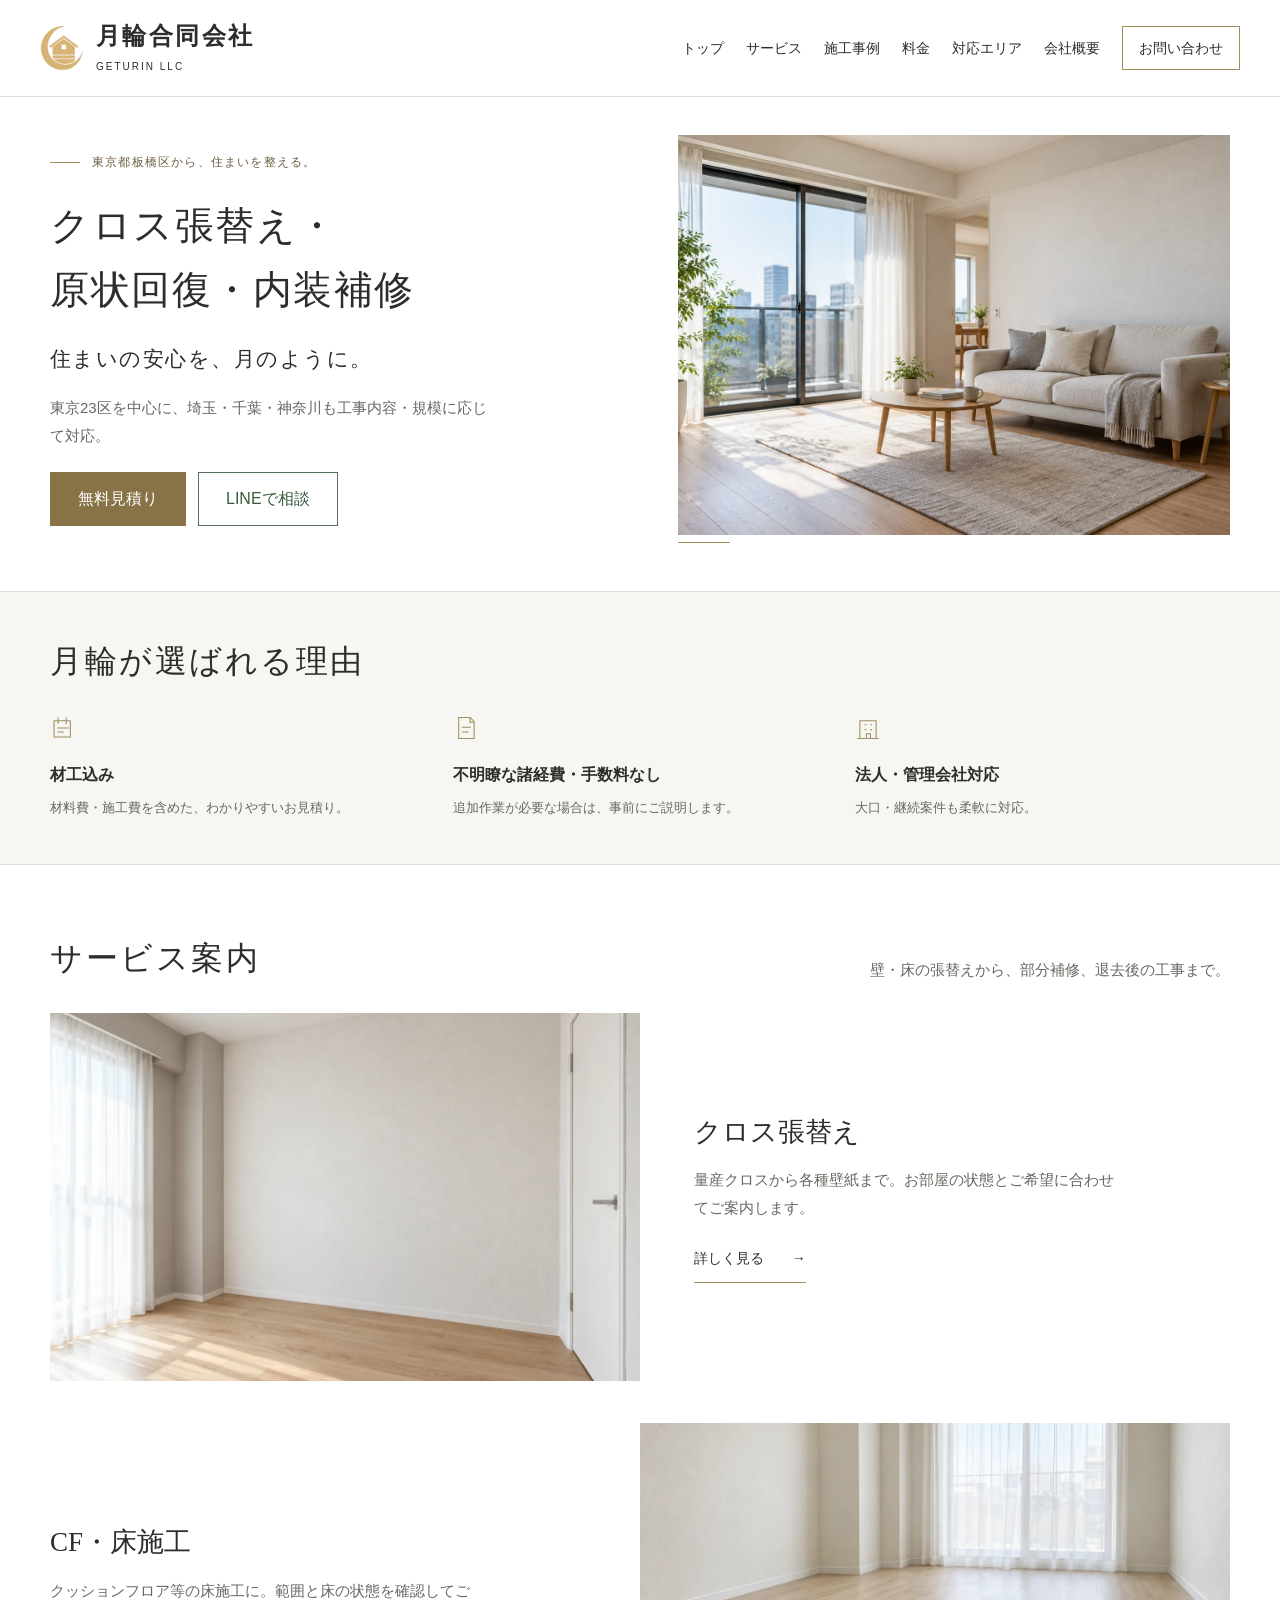
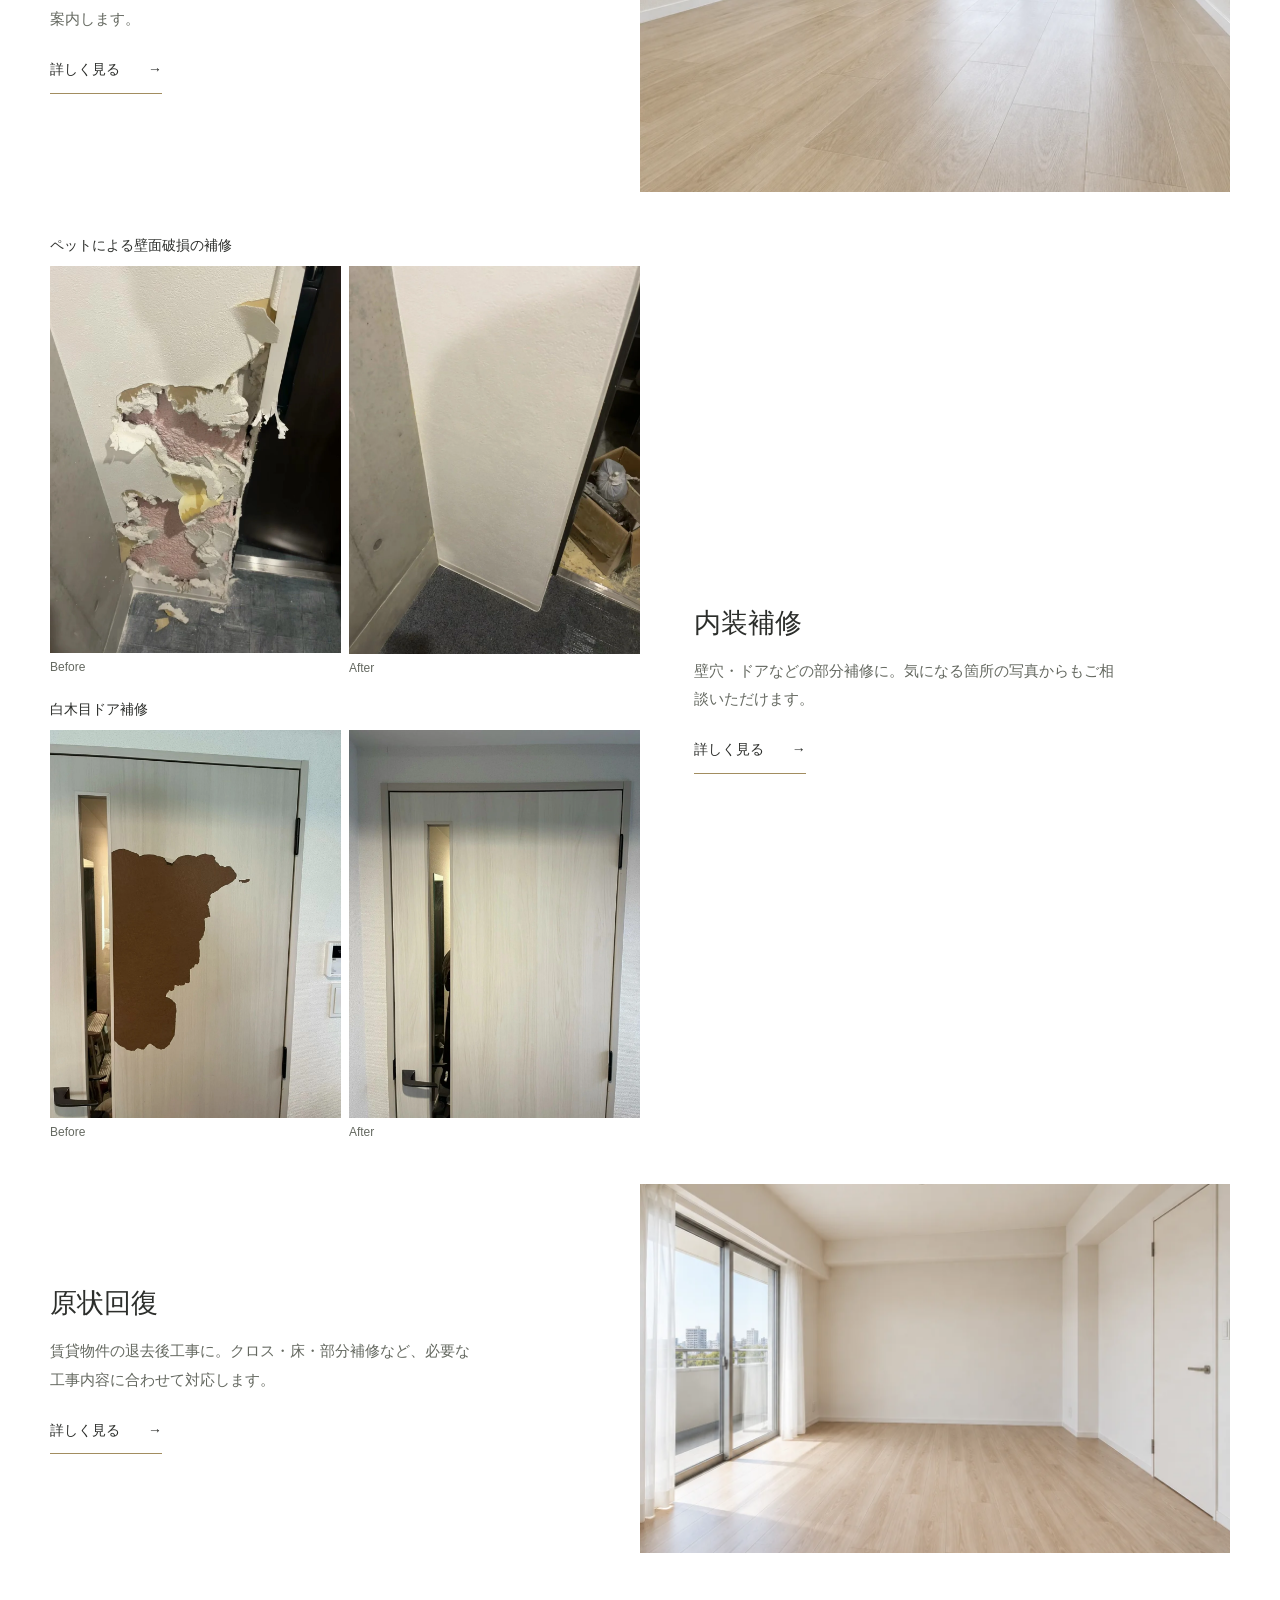
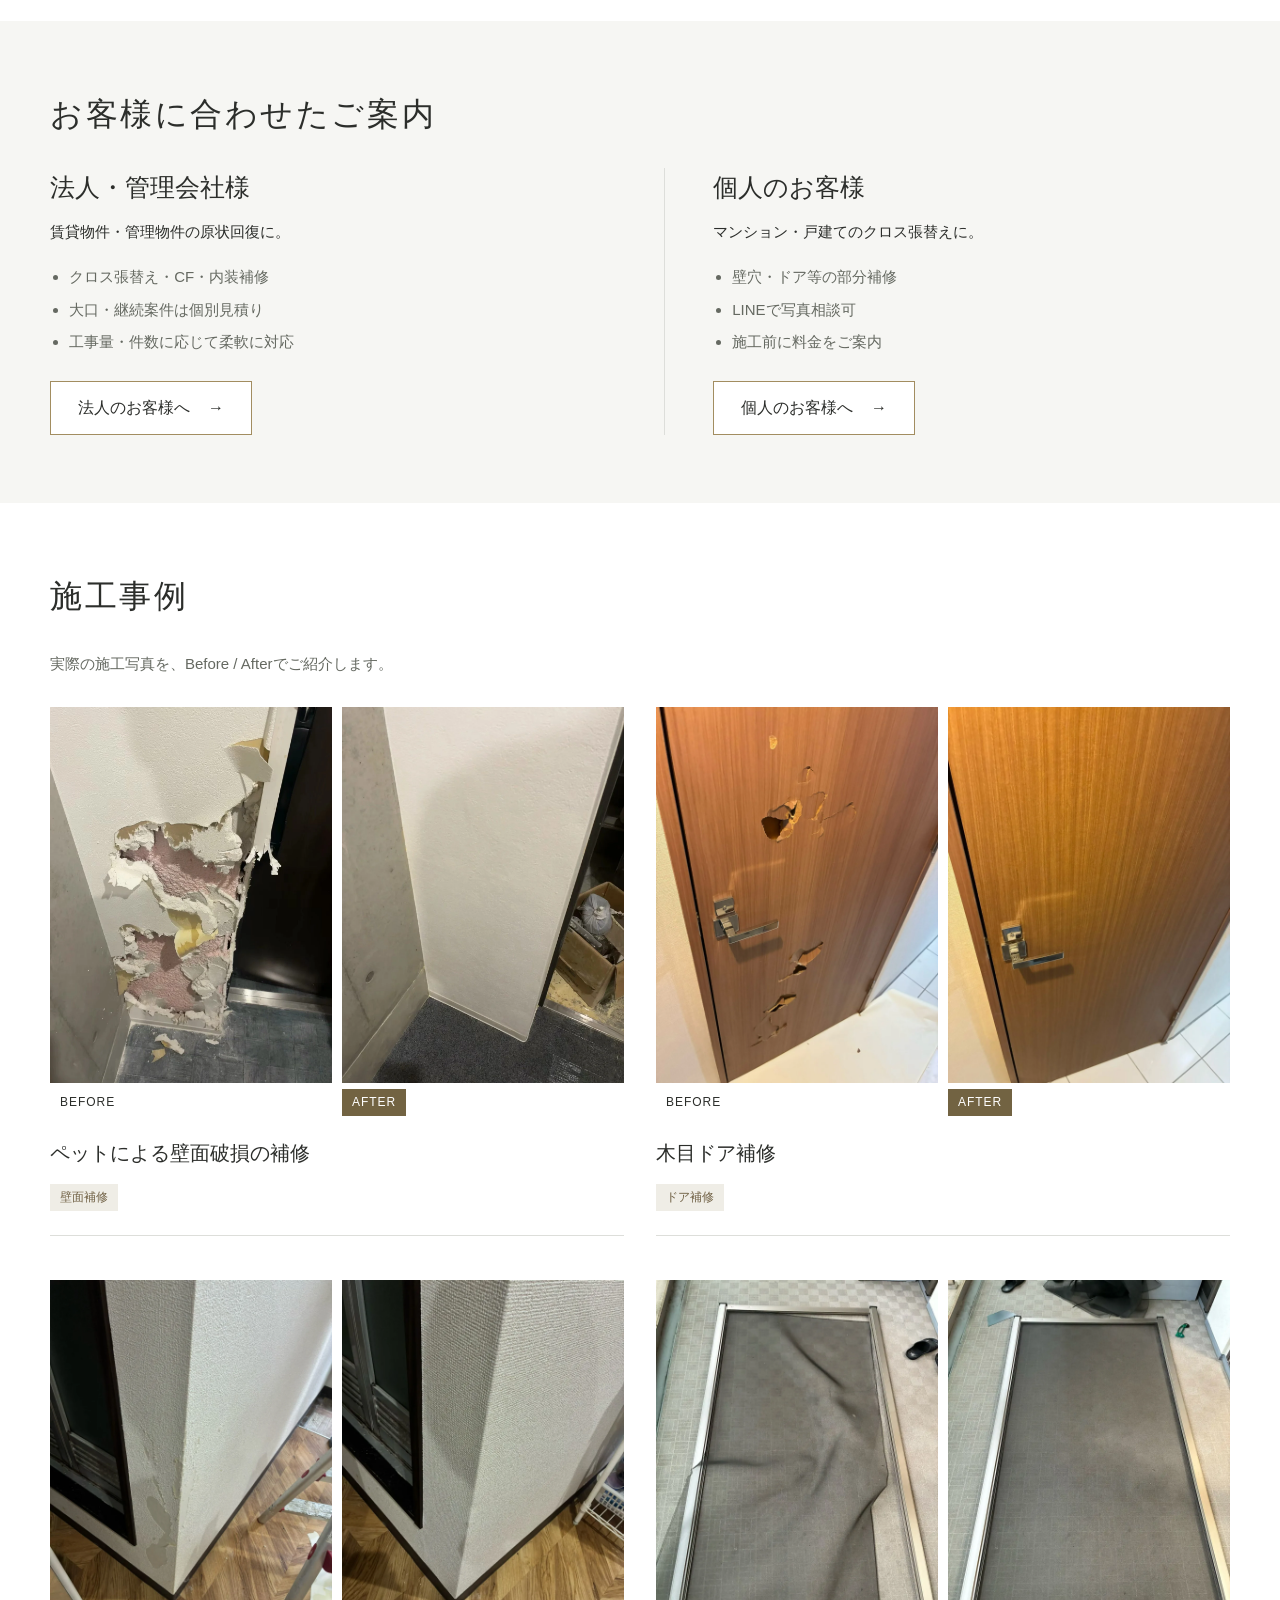
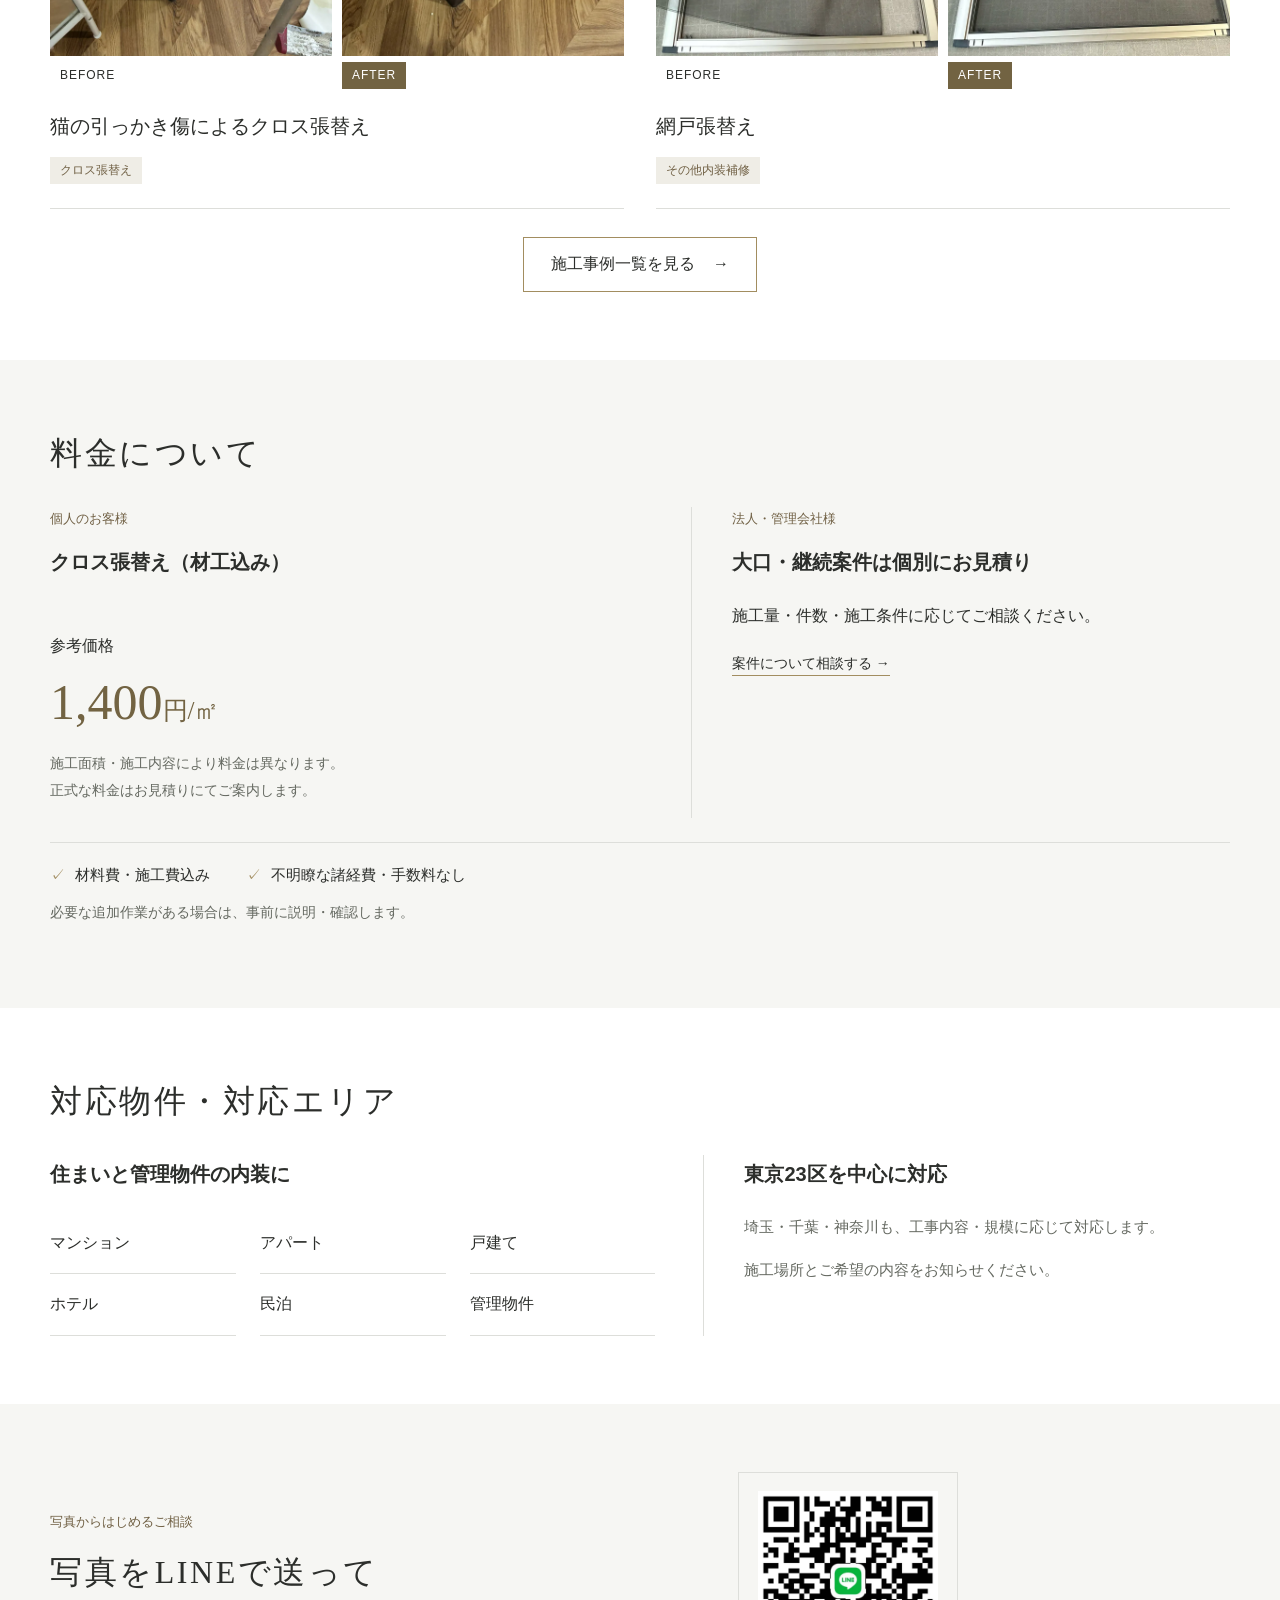
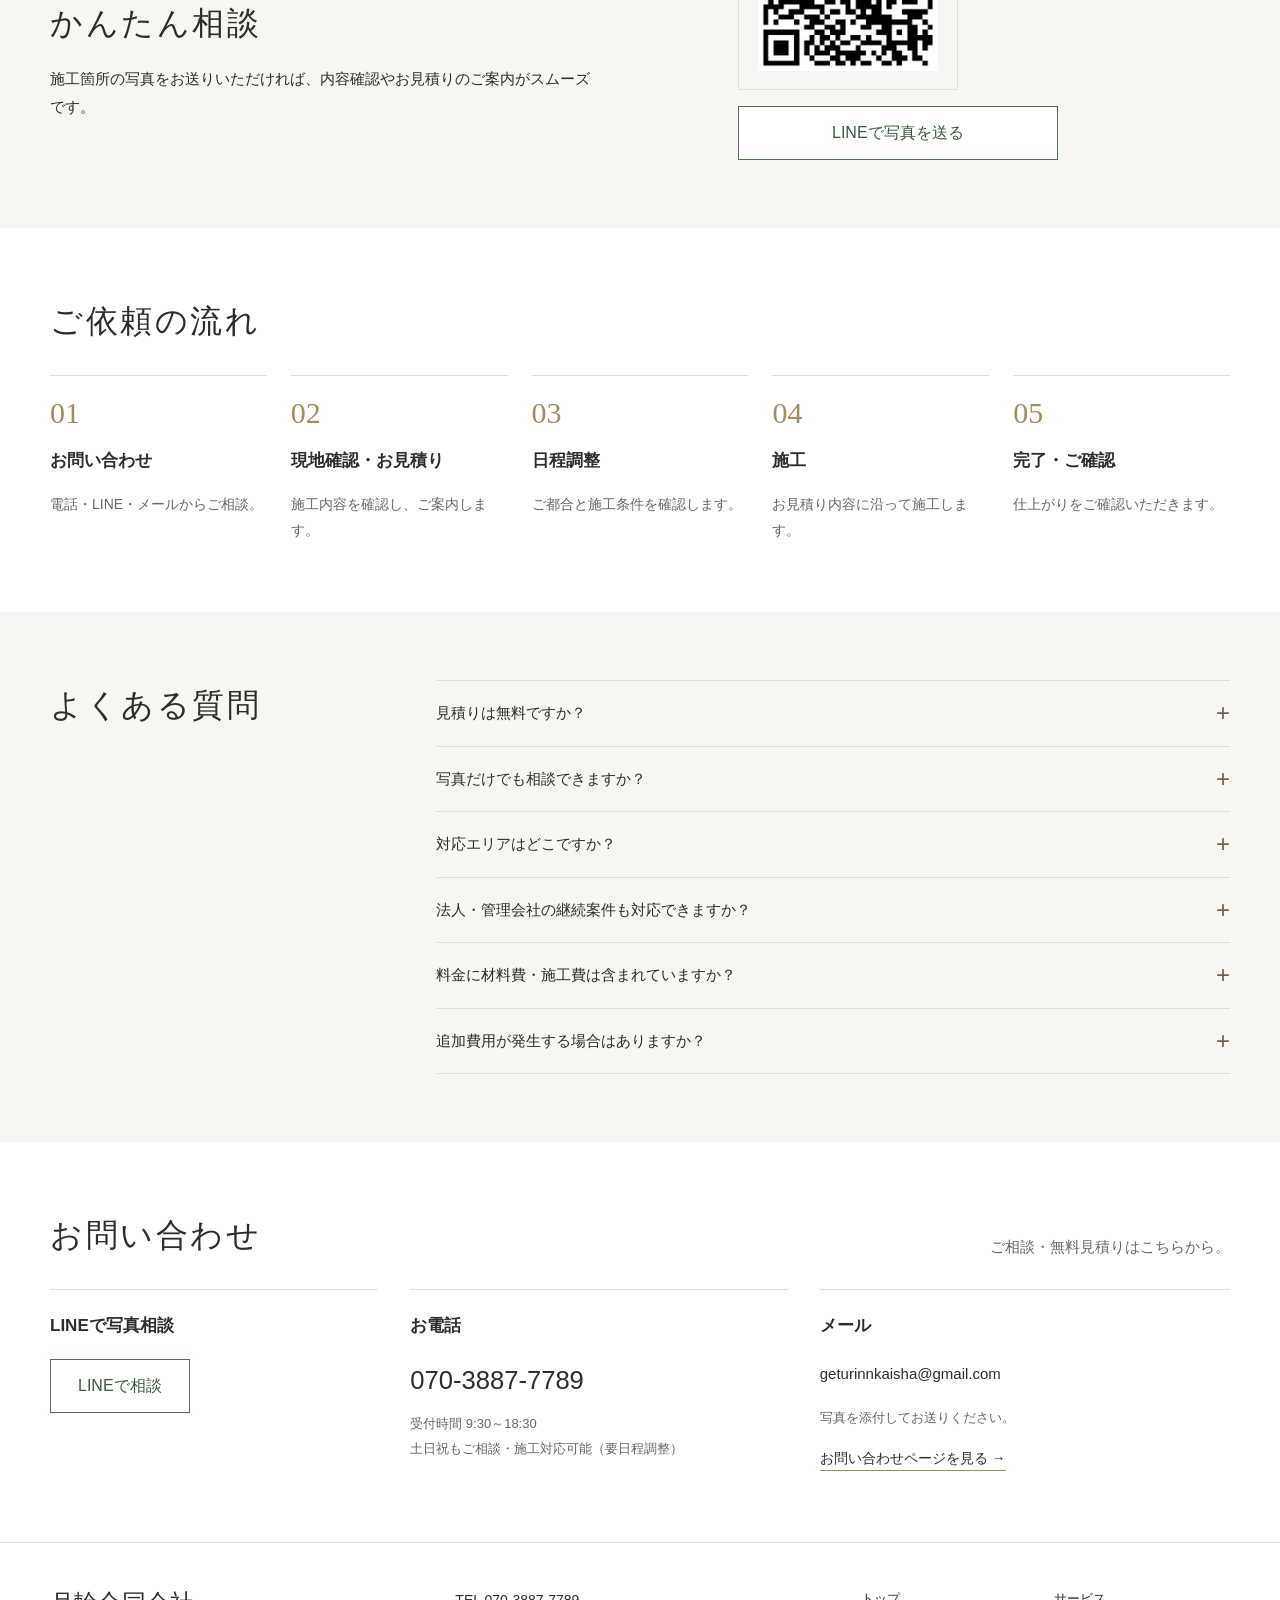
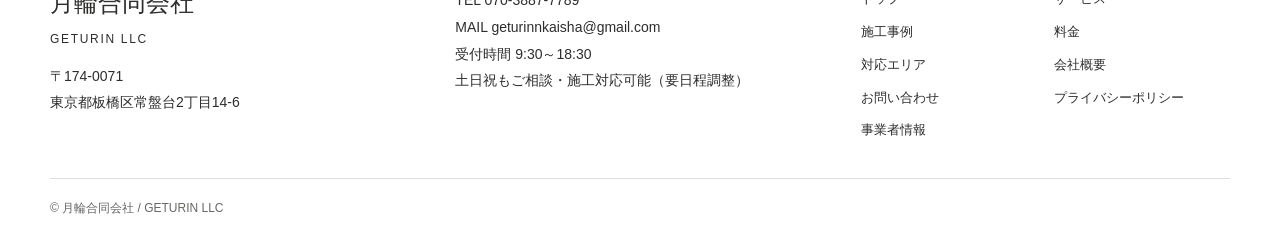
<file: index.html>
<!doctype html><html lang="ja"><head><meta charset="utf-8"><meta http-equiv="Cache-Control" content="no-cache, no-store, must-revalidate"><meta http-equiv="Pragma" content="no-cache"><meta http-equiv="Expires" content="0"><meta name="viewport" content="width=device-width, initial-scale=1, viewport-fit=cover"><title>月輪合同会社｜クロス張替え・原状回復・内装補修｜東京都板橋区</title><meta name="description" content="東京都板橋区の月輪合同会社。クロス張替え、CF・床施工、内装補修、原状回復に対応。東京23区を中心に、埼玉・千葉・神奈川も工事内容に応じて対応します。"><link rel="canonical" href="https://geturinnkaisha-maker.github.io/tsukinowa-website/"><meta property="og:type" content="website"><meta property="og:locale" content="ja_JP"><meta property="og:site_name" content="月輪合同会社"><meta property="og:title" content="月輪合同会社｜クロス張替え・原状回復・内装補修｜東京都板橋区"><meta property="og:description" content="東京都板橋区の月輪合同会社。クロス張替え、CF・床施工、内装補修、原状回復に対応。東京23区を中心に、埼玉・千葉・神奈川も工事内容に応じて対応します。"><meta property="og:url" content="https://geturinnkaisha-maker.github.io/tsukinowa-website/"><meta property="og:image" content="https://geturinnkaisha-maker.github.io/tsukinowa-website/assets/images/og-preview.jpg"><meta property="og:image:width" content="1200"><meta property="og:image:height" content="630"><meta property="og:image:alt" content="月輪合同会社 内装工事・原状回復のご案内"><meta name="twitter:card" content="summary_large_image"><link rel="icon" href="assets/images/favicon.svg" type="image/svg+xml"><link rel="stylesheet" href="assets/css/style.css?v=20261009-2"><script defer src="assets/js/data.js?v=20261009-2"></script><script defer src="assets/js/works-data.js?v=20261009-2"></script><script defer src="assets/js/works.js?v=20261009-2"></script><script defer src="assets/js/services-data.js?v=20261009-2"></script><script defer src="assets/js/services.js?v=20261009-2"></script><script defer src="assets/js/main.js?v=20261009-2"></script></head><body class="home"><a class="skip" href="#main">本文へ移動</a><header class="header"><a class="brand" href="index.html"><span class="logo-slot" aria-hidden="true"></span><span><strong>月輪合同会社</strong><small>GETURIN LLC</small><span class="brand-tag">住まいの安心を、月のように。</span></span></a><button class="menu-toggle" aria-controls="navigation" aria-expanded="false" aria-label="メニューを開く"><span></span><span></span><span></span></button><nav id="navigation" aria-label="メインメニュー"><a href="index.html">トップ</a><a href="index.html#services">サービス</a><a href="works.html">施工事例</a><a href="index.html#pricing">料金</a><a href="index.html#area">対応エリア</a><a href="company.html">会社概要</a><a href="contact.html" class="nav-contact">お問い合わせ</a></nav></header><main id="main">
<section class="hero wrap">
  <div class="hero-copy">
    <p class="eyebrow">東京都板橋区から、住まいを整える。</p>
    <h1>クロス張替え・<br>原状回復・内装補修</h1>
    <p class="hero-tag">住まいの安心を、月のように。</p>
    <p class="hero-description">東京23区を中心に、埼玉・千葉・神奈川も工事内容・規模に応じて対応。</p>
    <div class="hero-cta"><div class="buttons"><a class="button primary" href="contact.html">無料見積り</a><a class="button line" data-line href="https://line.me/ti/p/m7O5HD_iVK">LINEで相談</a></div>
    </div>
  </div>
  <figure class="hero-image"><img src="assets/images/illustrations/hero/interior-v3.webp" alt="自然光の入る、白い壁と明るい木目の室内イメージ。" width="1440" height="960" fetchpriority="high"></figure>
</section>
<section class="section reasons wash" id="reasons"><div class="wrap"><div class="section-header"><div><h2>月輪が選ばれる理由</h2></div></div><div class="advantages-grid"><div class="advantage"><svg viewBox="0 0 32 32" aria-hidden="true"><path d="M5 7h20v20H5z M10 3v8 M20 3v8 M9 16h14 M9 21h8"/></svg><h3>材工込み</h3><p>材料費・施工費を含めた、わかりやすいお見積り。</p></div><div class="advantage"><svg viewBox="0 0 32 32" aria-hidden="true"><path d="M7 3h14l5 5v21H7z M21 3v6h5 M11 15h11 M11 21h8"/></svg><h3>不明瞭な諸経費・手数料なし</h3><p>追加作業が必要な場合は、事前にご説明します。</p></div><div class="advantage"><svg viewBox="0 0 32 32" aria-hidden="true"><path d="M6 29V7h20v22 M3 29h26 M12 12h2 M19 12h2 M12 18h2 M19 18h2 M14 29v-6h5v6"/></svg><h3>法人・管理会社対応</h3><p>大口・継続案件も柔軟に対応。</p></div></div></div></section>
<section class="section wrap" id="services">
  <div class="section-header"><div><h2>サービス案内</h2></div><p class="section-intro">壁・床の張替えから、部分補修、退去後の工事まで。</p></div>
  <div class="service-list" data-services></div>
  <noscript><p>サービスのご案内は電話・メールでも承ります。</p></noscript>
</section>
<section class="section wash" id="customers"><div class="wrap">
  <div class="section-header"><div><h2>お客様に合わせたご案内</h2></div></div>
  <div class="customer-grid">
    <article class="customer"><h3>法人・管理会社様</h3><p>賃貸物件・管理物件の原状回復に。</p><ul><li>クロス張替え・CF・内装補修</li><li>大口・継続案件は個別見積り</li><li>工事量・件数に応じて柔軟に対応</li></ul><a class="button" href="#corporate-pricing">法人のお客様へ<span aria-hidden="true"> →</span></a></article>
    <article class="customer"><h3>個人のお客様</h3><p>マンション・戸建てのクロス張替えに。</p><ul><li>壁穴・ドア等の部分補修</li><li>LINEで写真相談可</li><li>施工前に料金をご案内</li></ul><a class="button" href="#personal-pricing">個人のお客様へ<span aria-hidden="true"> →</span></a></article>
  </div>
</div></section>
<section class="section wrap" id="works">
  <div class="section-header"><div><h2>施工事例</h2></div></div>
  <p class="section-intro">実際の施工写真を、Before / Afterでご紹介します。</p>
  <div class="works-grid" data-works data-work-limit="4" data-work-preview></div>
  <noscript><p>施工事例を見るには JavaScript を有効にしてください。</p></noscript>
  <div class="section-action"><a class="button" href="works.html">施工事例一覧を見る<span aria-hidden="true"> →</span></a></div>
</section>
<section class="section wash" id="pricing"><div class="wrap">
  <div class="section-header"><div><h2>料金について</h2></div></div>
  <div class="pricing-grid">
    <div id="personal-pricing"><p class="audience-label">個人のお客様</p><h3>クロス張替え（材工込み）</h3><p class="price"><small>参考価格</small><br><b data-price>1,400</b><span>円/㎡</span></p><p class="price-note">施工面積・施工内容により料金は異なります。<br>正式な料金はお見積りにてご案内します。</p></div>
    <div class="corporate" id="corporate-pricing"><p class="audience-label">法人・管理会社様</p><h3>大口・継続案件は個別にお見積り</h3><p>施工量・件数・施工条件に応じてご相談ください。</p><a class="text-link" href="contact.html?service=原状回復">案件について相談する →</a></div>
  </div>
  <p class="pricing-assurance"><strong>材料費・施工費込み</strong><strong>不明瞭な諸経費・手数料なし</strong></p>
  <p class="price-note">必要な追加作業がある場合は、事前に説明・確認します。</p>
</div></section>
<section class="section wrap" id="area">
  <div class="section-header"><div><h2>対応物件・対応エリア</h2></div></div>
  <div class="coverage-layout"><div><h3>住まいと管理物件の内装に</h3><ul class="properties"><li>マンション</li><li>アパート</li><li>戸建て</li><li>ホテル</li><li>民泊</li><li>管理物件</li></ul></div><div class="coverage-area"><h3>東京23区を中心に対応</h3><p>埼玉・千葉・神奈川も、工事内容・規模に応じて対応します。</p><p class="price-note">施工場所とご希望の内容をお知らせください。</p></div></div>
</section>
<section class="section line-section wash" id="line-consultation"><div class="wrap line-layout">
  <div><p class="audience-label">写真からはじめるご相談</p><h2>写真をLINEで送って<br>かんたん相談</h2><p>施工箇所の写真をお送りいただければ、内容確認やお見積りのご案内がスムーズです。</p></div>
  <div class="line-action"><div class="line-qr" data-line-qr><p data-line-qr-placeholder>QRコードを表示できません。<a href="https://line.me/ti/p/m7O5HD_iVK">LINEで相談</a></p><img data-line-qr-image hidden width="180" height="180" alt="LINE相談窓口のQRコード"></div><a class="button line" data-line data-line-label="LINEで写真を送る" href="https://line.me/ti/p/m7O5HD_iVK">LINEで写真を送る</a></div>
</div></section>
<section class="section wrap" id="flow">
  <div class="section-header"><div><h2>ご依頼の流れ</h2></div></div>
  <ol class="flow"><li><span class="step">01</span><h3>お問い合わせ</h3><p>電話・LINE・メールからご相談。</p></li><li><span class="step">02</span><h3>現地確認・お見積り</h3><p>施工内容を確認し、ご案内します。</p></li><li><span class="step">03</span><h3>日程調整</h3><p>ご都合と施工条件を確認します。</p></li><li><span class="step">04</span><h3>施工</h3><p>お見積り内容に沿って施工します。</p></li><li><span class="step">05</span><h3>完了・ご確認</h3><p>仕上がりをご確認いただきます。</p></li></ol>
</section>
<section class="section wash" id="faq"><div class="wrap faq-layout">
  <div><h2>よくある質問</h2></div><div class="faq-list">
    <details><summary>見積りは無料ですか？</summary><p>お見積りは無料です。施工場所とご希望の内容をお知らせください。</p></details>
    <details><summary>写真だけでも相談できますか？</summary><p>写真からもご相談いただけます。施工箇所の写真をお送りください。正式な料金は施工内容を確認し、お見積りにてご案内します。</p></details>
    <details><summary>対応エリアはどこですか？</summary><p>東京23区を中心に、埼玉・千葉・神奈川も工事内容・規模に応じて対応します。施工場所をお知らせください。</p></details>
    <details><summary>法人・管理会社の継続案件も対応できますか？</summary><p>大口・継続案件も柔軟に対応します。施工量・件数・施工条件に応じて個別にお見積りします。</p></details>
    <details><summary>料金に材料費・施工費は含まれていますか？</summary><p>クロス張替えの参考価格は材工込みです。材料費・施工費を含めた、わかりやすいお見積りをご案内します。</p></details>
    <details><summary>追加費用が発生する場合はありますか？</summary><p>必要な追加作業がある場合は、事前に説明・確認します。不明瞭な諸経費・手数料はありません。</p></details>
  </div></div></section>
<section class="section wrap home-contact" id="contact">
  <div class="section-header"><div><h2>お問い合わせ</h2></div><p class="section-intro">ご相談・無料見積りはこちらから。</p></div>
  <div class="home-contact-methods">
    <div class="contact-channel"><h3>LINEで写真相談</h3><a class="button line" data-line href="https://line.me/ti/p/m7O5HD_iVK">LINEで相談</a></div>
    <div class="contact-channel"><h3>お電話</h3><a data-phone class="phone" href="tel:070-3887-7789">070-3887-7789</a><p>受付時間 9:30～18:30<br>土日祝もご相談・施工対応可能（要日程調整）</p></div>
    <div class="contact-channel"><h3>メール</h3><a data-email class="email-address" href="mailto:geturinnkaisha@gmail.com">geturinnkaisha@gmail.com</a><p>写真を添付してお送りください。</p><a class="text-link" href="contact.html">お問い合わせページを見る →</a></div>
  </div>
</section>
</main><footer><div class="footer-grid"><div><a class="footer-brand" href="index.html">月輪合同会社</a><p class="english">GETURIN LLC</p><p>〒174-0071<br>東京都板橋区常盤台2丁目14-6</p></div><div><p>TEL <a data-phone href="tel:070-3887-7789">070-3887-7789</a><br>MAIL <a data-email href="mailto:geturinnkaisha@gmail.com">geturinnkaisha@gmail.com</a><br>受付時間 9:30～18:30<br>土日祝もご相談・施工対応可能（要日程調整）</p></div><nav aria-label="フッターメニュー"><a href="index.html">トップ</a><a href="index.html#services">サービス</a><a href="works.html">施工事例</a><a href="index.html#pricing">料金</a><a href="index.html#area">対応エリア</a><a href="company.html">会社概要</a><a href="contact.html">お問い合わせ</a><a href="privacy.html">プライバシーポリシー</a><a href="legal.html">事業者情報</a></nav></div><div class="copyright">© 月輪合同会社 / GETURIN LLC</div></footer><nav class="mobile-contact" aria-label="お問い合わせのショートカット"><a class="line" data-line href="https://line.me/ti/p/m7O5HD_iVK">LINE</a><a data-phone href="tel:070-3887-7789">電話</a><a href="contact.html">お問い合わせ</a></nav></body></html>
</file>
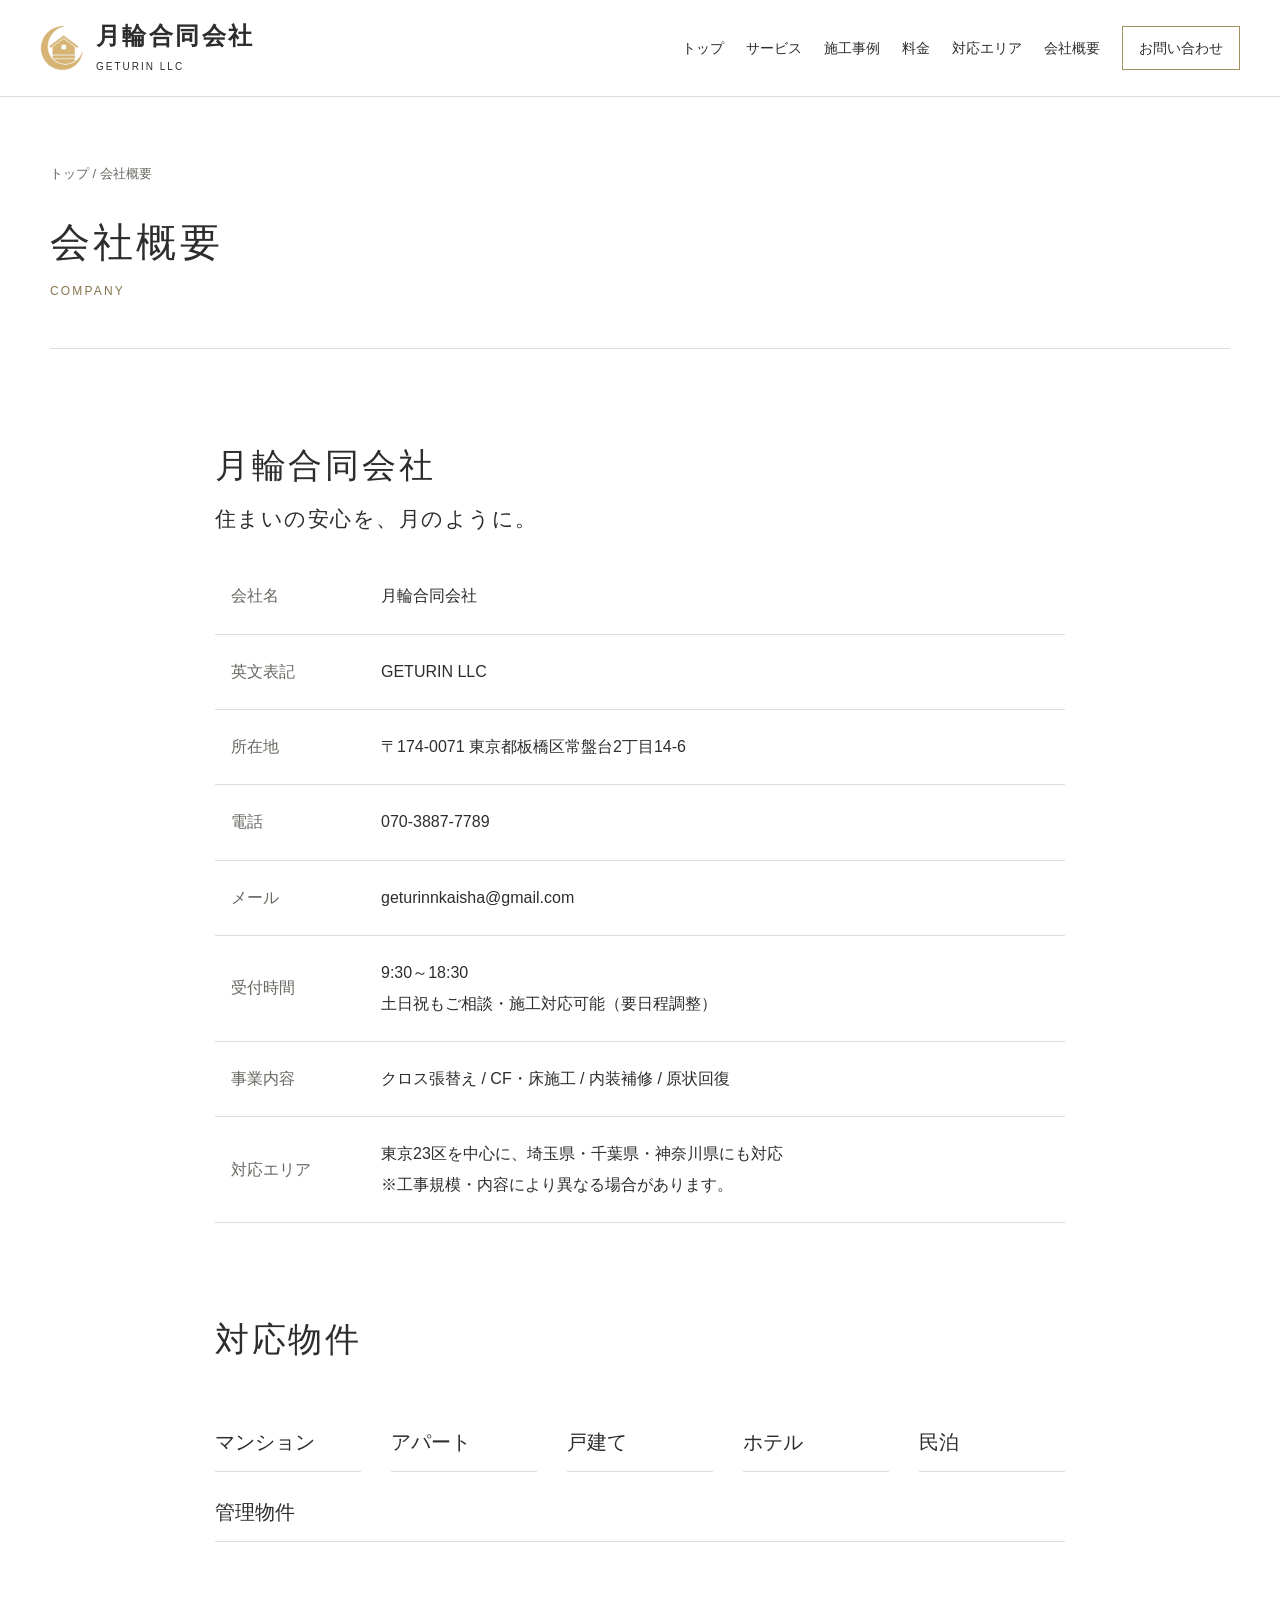
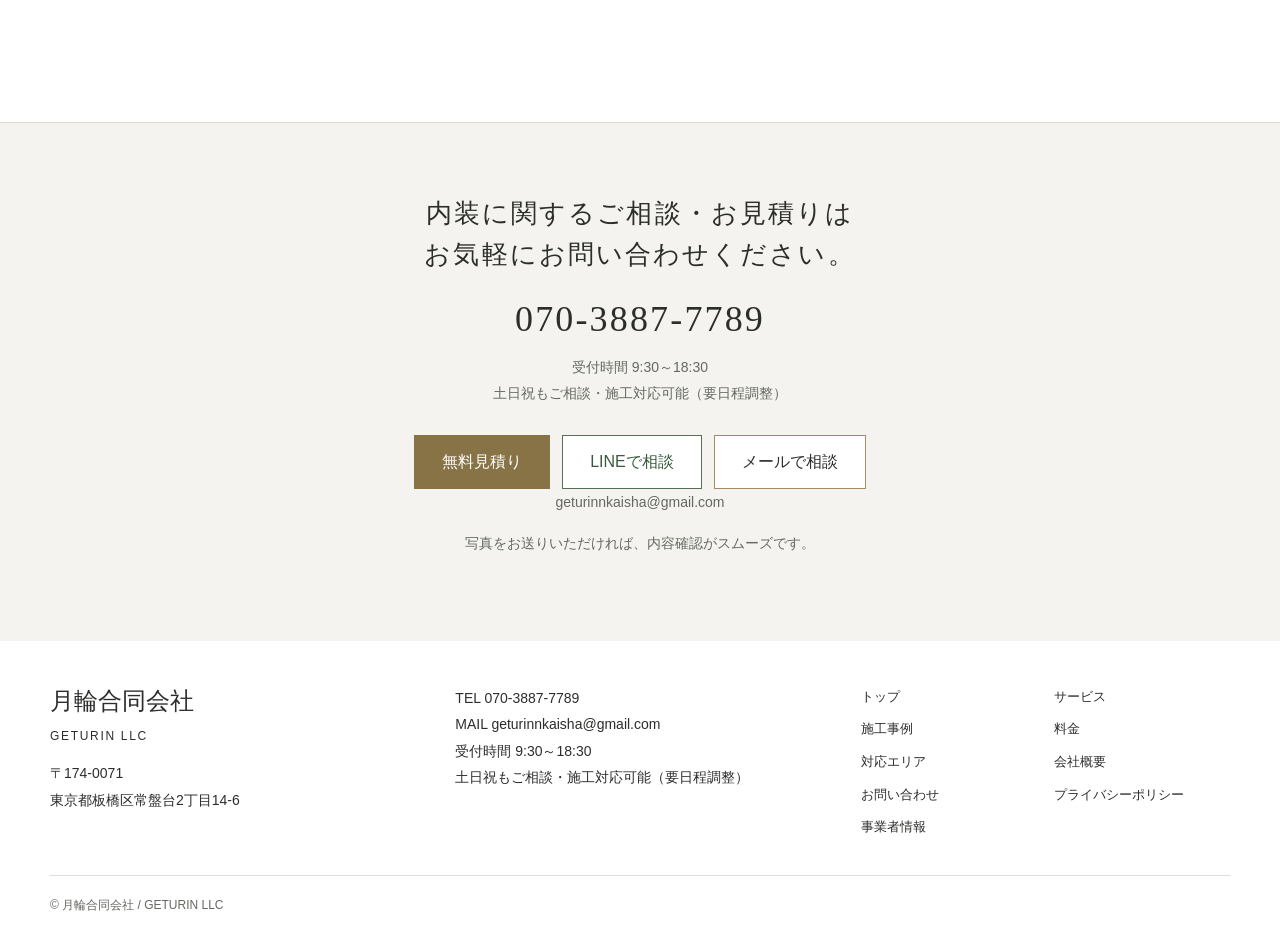
<file: company.html>
<!doctype html><html lang="ja"><head><meta charset="utf-8"><meta http-equiv="Cache-Control" content="no-cache, no-store, must-revalidate"><meta http-equiv="Pragma" content="no-cache"><meta http-equiv="Expires" content="0"><meta name="viewport" content="width=device-width, initial-scale=1, viewport-fit=cover"><title>会社概要｜月輪合同会社 GETURIN LLC</title><meta name="description" content="月輪合同会社の会社概要。東京都板橋区を拠点にクロス張替え、CF・床施工、内装補修、原状回復に対応しています。"><link rel="canonical" href="https://geturinnkaisha-maker.github.io/tsukinowa-website/company.html"><meta property="og:type" content="website"><meta property="og:locale" content="ja_JP"><meta property="og:site_name" content="月輪合同会社"><meta property="og:title" content="会社概要｜月輪合同会社 GETURIN LLC"><meta property="og:description" content="月輪合同会社の会社概要。東京都板橋区を拠点にクロス張替え、CF・床施工、内装補修、原状回復に対応しています。"><meta property="og:url" content="https://geturinnkaisha-maker.github.io/tsukinowa-website/company.html"><meta property="og:image" content="https://geturinnkaisha-maker.github.io/tsukinowa-website/assets/images/og-preview.jpg"><meta property="og:image:width" content="1200"><meta property="og:image:height" content="630"><meta property="og:image:alt" content="月輪合同会社 内装工事・原状回復のご案内"><meta name="twitter:card" content="summary_large_image"><link rel="icon" href="assets/images/favicon.svg" type="image/svg+xml"><link rel="stylesheet" href="assets/css/style.css?v=20261009-2"><script defer src="assets/js/data.js?v=20261009-2"></script><script defer src="assets/js/main.js?v=20261009-2"></script></head><body><a class="skip" href="#main">本文へ移動</a><header class="header"><a class="brand" href="index.html"><span class="logo-slot" aria-hidden="true"></span><span><strong>月輪合同会社</strong><small>GETURIN LLC</small><span class="brand-tag">住まいの安心を、月のように。</span></span></a><button class="menu-toggle" aria-controls="navigation" aria-expanded="false" aria-label="メニューを開く"><span></span><span></span><span></span></button><nav id="navigation" aria-label="メインメニュー"><a href="index.html">トップ</a><a href="index.html#services">サービス</a><a href="works.html">施工事例</a><a href="index.html#pricing">料金</a><a href="index.html#area">対応エリア</a><a href="company.html">会社概要</a><a href="contact.html" class="nav-contact">お問い合わせ</a></nav></header><main id="main"><div class="page-heading wrap"><p class="breadcrumb"><a href="index.html">トップ</a> / 会社概要</p><h1>会社概要</h1><p class="section-label">COMPANY</p></div><section class="section wrap narrow"><h2>月輪合同会社</h2><p class="hero-tag">住まいの安心を、月のように。</p><table class="company-table"><caption class="sr-only">会社情報</caption><tbody><tr><th scope="row">会社名</th><td>月輪合同会社</td></tr><tr><th scope="row">英文表記</th><td>GETURIN LLC</td></tr><tr><th scope="row">所在地</th><td>〒174-0071 東京都板橋区常盤台2丁目14-6</td></tr><tr><th scope="row">電話</th><td><a data-phone href="tel:070-3887-7789">070-3887-7789</a></td></tr><tr><th scope="row">メール</th><td><a data-email href="mailto:geturinnkaisha@gmail.com">geturinnkaisha@gmail.com</a></td></tr><tr><th scope="row">受付時間</th><td>9:30～18:30<br>土日祝もご相談・施工対応可能（要日程調整）</td></tr><tr><th scope="row">事業内容</th><td>クロス張替え / CF・床施工 / 内装補修 / 原状回復</td></tr><tr><th scope="row">対応エリア</th><td>東京23区を中心に、埼玉県・千葉県・神奈川県にも対応<br>※工事規模・内容により異なる場合があります。</td></tr></tbody></table><div class="section"><div class="section-header"><div><h2>対応物件</h2><p class="section-label"></p></div></div><ul class="properties"><li>マンション</li><li>アパート</li><li>戸建て</li><li>ホテル</li><li>民泊</li><li>管理物件</li></ul></div></section><section class="contact-cta"><h2>内装に関するご相談・お見積りは<br>お気軽にお問い合わせください。</h2><a data-phone class="phone" href="tel:070-3887-7789">070-3887-7789</a><p class="hours">受付時間 9:30～18:30<br>土日祝もご相談・施工対応可能（要日程調整）</p><div class="buttons"><a class="button primary" href="contact.html">無料見積り</a><a class="button line" data-line href="https://line.me/ti/p/m7O5HD_iVK">LINEで相談</a><a data-email class="button" href="mailto:geturinnkaisha@gmail.com">メールで相談</a></div><p data-email-text>geturinnkaisha@gmail.com</p><p>写真をお送りいただければ、内容確認がスムーズです。</p></section></main><footer><div class="footer-grid"><div><a class="footer-brand" href="index.html">月輪合同会社</a><p class="english">GETURIN LLC</p><p>〒174-0071<br>東京都板橋区常盤台2丁目14-6</p></div><div><p>TEL <a data-phone href="tel:070-3887-7789">070-3887-7789</a><br>MAIL <a data-email href="mailto:geturinnkaisha@gmail.com">geturinnkaisha@gmail.com</a><br>受付時間 9:30～18:30<br>土日祝もご相談・施工対応可能（要日程調整）</p></div><nav aria-label="フッターメニュー"><a href="index.html">トップ</a><a href="index.html#services">サービス</a><a href="works.html">施工事例</a><a href="index.html#pricing">料金</a><a href="index.html#area">対応エリア</a><a href="company.html">会社概要</a><a href="contact.html">お問い合わせ</a><a href="privacy.html">プライバシーポリシー</a><a href="legal.html">事業者情報</a></nav></div><div class="copyright">© 月輪合同会社 / GETURIN LLC</div></footer><nav class="mobile-contact" aria-label="お問い合わせのショートカット"><a class="line" data-line href="https://line.me/ti/p/m7O5HD_iVK">LINE</a><a data-phone href="tel:070-3887-7789">電話</a><a href="contact.html">お問い合わせ</a></nav></body></html>
</file>
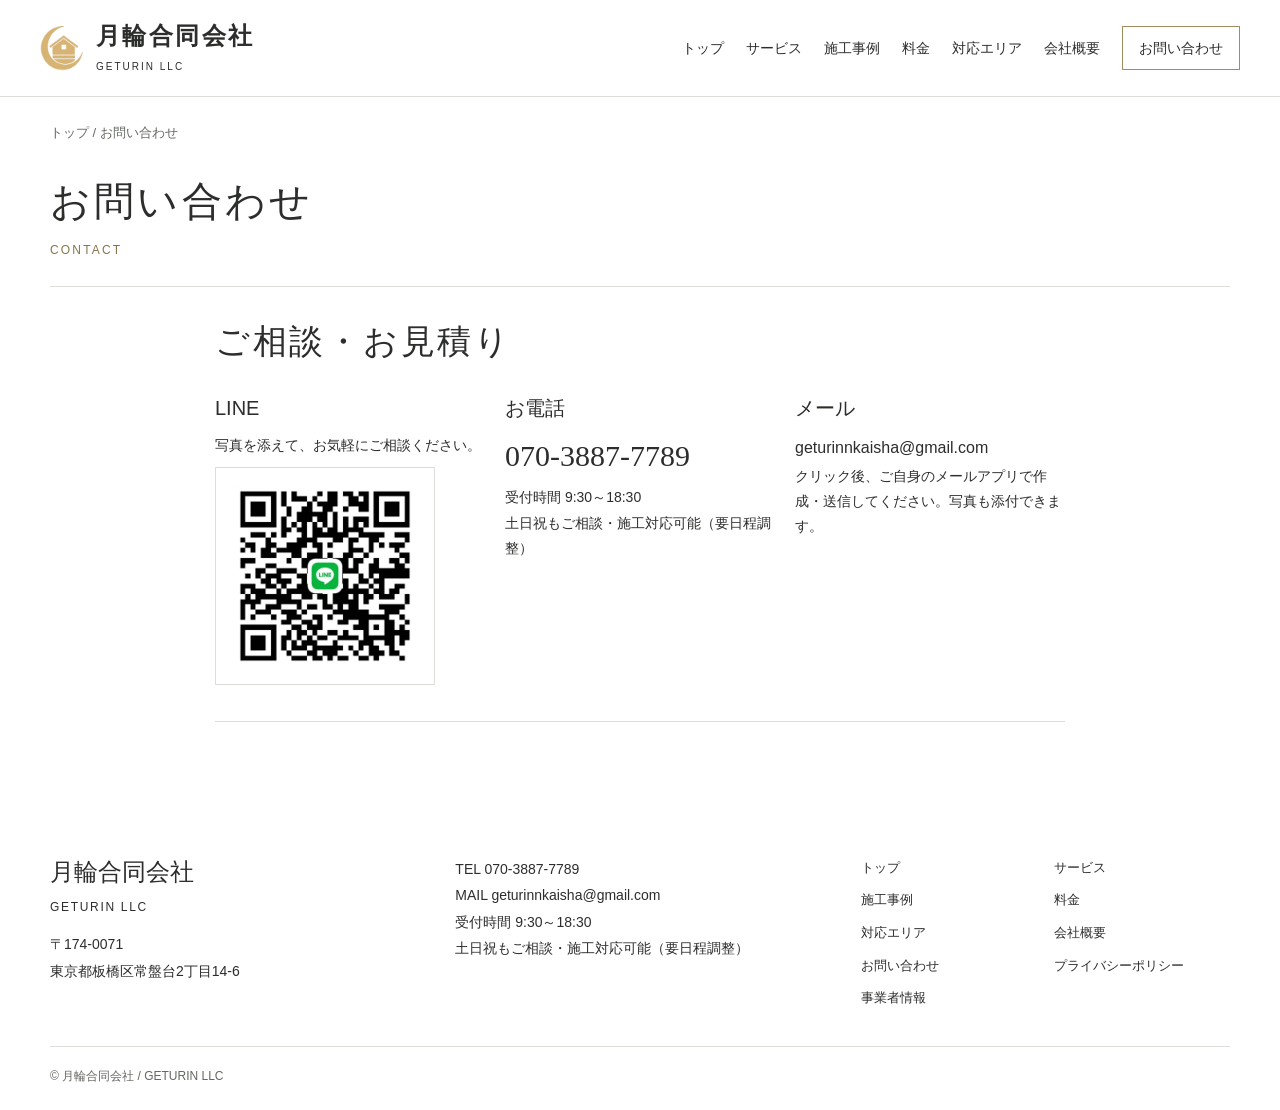
<file: contact.html>
<!doctype html><html lang="ja"><head><meta charset="utf-8"><meta http-equiv="Cache-Control" content="no-cache, no-store, must-revalidate"><meta http-equiv="Pragma" content="no-cache"><meta http-equiv="Expires" content="0"><meta name="viewport" content="width=device-width, initial-scale=1, viewport-fit=cover"><title>お問い合わせ｜月輪合同会社 GETURIN LLC</title><meta name="description" content="内装に関するご相談・無料見積りは月輪合同会社へ。電話070-3887-7789、メールgeturinnkaisha@gmail.com。受付時間 9:30～18:30。土日祝もご相談・施工対応可能（要日程調整）。"><link rel="canonical" href="https://geturinnkaisha-maker.github.io/tsukinowa-website/contact.html"><meta property="og:type" content="website"><meta property="og:locale" content="ja_JP"><meta property="og:site_name" content="月輪合同会社"><meta property="og:title" content="お問い合わせ｜月輪合同会社 GETURIN LLC"><meta property="og:description" content="内装に関するご相談・無料見積りは月輪合同会社へ。電話070-3887-7789、メールgeturinnkaisha@gmail.com。受付時間 9:30～18:30。土日祝もご相談・施工対応可能（要日程調整）。"><meta property="og:url" content="https://geturinnkaisha-maker.github.io/tsukinowa-website/contact.html"><meta property="og:image" content="https://geturinnkaisha-maker.github.io/tsukinowa-website/assets/images/og-preview.jpg"><meta property="og:image:width" content="1200"><meta property="og:image:height" content="630"><meta property="og:image:alt" content="月輪合同会社 内装工事・原状回復のご案内"><meta name="twitter:card" content="summary_large_image"><link rel="icon" href="assets/images/favicon.svg" type="image/svg+xml"><link rel="stylesheet" href="assets/css/style.css?v=20261009-2"><script defer src="assets/js/data.js?v=20261009-2"></script><script defer src="assets/js/services-data.js?v=20261009-2"></script><script defer src="assets/js/services.js?v=20261009-2"></script><script defer src="assets/js/main.js?v=20261009-2"></script></head><body class="contact-page"><a class="skip" href="#main">本文へ移動</a><header class="header"><a class="brand" href="index.html"><span class="logo-slot" aria-hidden="true"></span><span><strong>月輪合同会社</strong><small>GETURIN LLC</small><span class="brand-tag">住まいの安心を、月のように。</span></span></a><button class="menu-toggle" aria-controls="navigation" aria-expanded="false" aria-label="メニューを開く"><span></span><span></span><span></span></button><nav id="navigation" aria-label="メインメニュー"><a href="index.html">トップ</a><a href="index.html#services">サービス</a><a href="works.html">施工事例</a><a href="index.html#pricing">料金</a><a href="index.html#area">対応エリア</a><a href="company.html">会社概要</a><a href="contact.html" class="nav-contact">お問い合わせ</a></nav></header><main id="main"><div class="page-heading wrap"><p class="breadcrumb"><a href="index.html">トップ</a> / お問い合わせ</p><h1>お問い合わせ</h1><p class="section-label">CONTACT</p></div><section class="section wrap narrow"><h2>ご相談・お見積り</h2><div class="contact-methods"><div id="line"><h3>LINE</h3><p data-line-status>写真を添えて、お気軽にご相談ください。</p><div class="line-qr" data-line-qr><p data-line-qr-placeholder>QRコードを表示できません。<a href="https://line.me/ti/p/m7O5HD_iVK">LINEで相談</a></p><img data-line-qr-image hidden width="180" height="180" alt="LINE相談窓口のQRコード"></div><a class="button line line-direct" data-line-direct href="https://line.me/ti/p/m7O5HD_iVK">LINEで相談</a></div><div><h3>お電話</h3><a data-phone class="phone" href="tel:070-3887-7789">070-3887-7789</a><p>受付時間 9:30～18:30<br>土日祝もご相談・施工対応可能（要日程調整）</p></div><div><h3>メール</h3><a data-email href="mailto:geturinnkaisha@gmail.com">geturinnkaisha@gmail.com</a><p>クリック後、ご自身のメールアプリで作成・送信してください。写真も添付できます。</p></div></div></section></main><footer><div class="footer-grid"><div><a class="footer-brand" href="index.html">月輪合同会社</a><p class="english">GETURIN LLC</p><p>〒174-0071<br>東京都板橋区常盤台2丁目14-6</p></div><div><p>TEL <a data-phone href="tel:070-3887-7789">070-3887-7789</a><br>MAIL <a data-email href="mailto:geturinnkaisha@gmail.com">geturinnkaisha@gmail.com</a><br>受付時間 9:30～18:30<br>土日祝もご相談・施工対応可能（要日程調整）</p></div><nav aria-label="フッターメニュー"><a href="index.html">トップ</a><a href="index.html#services">サービス</a><a href="works.html">施工事例</a><a href="index.html#pricing">料金</a><a href="index.html#area">対応エリア</a><a href="company.html">会社概要</a><a href="contact.html">お問い合わせ</a><a href="privacy.html">プライバシーポリシー</a><a href="legal.html">事業者情報</a></nav></div><div class="copyright">© 月輪合同会社 / GETURIN LLC</div></footer><nav class="mobile-contact" aria-label="お問い合わせのショートカット"><a class="line" data-line href="https://line.me/ti/p/m7O5HD_iVK">LINE</a><a data-phone href="tel:070-3887-7789">電話</a><a href="contact.html">お問い合わせ</a></nav></body></html>
</file>
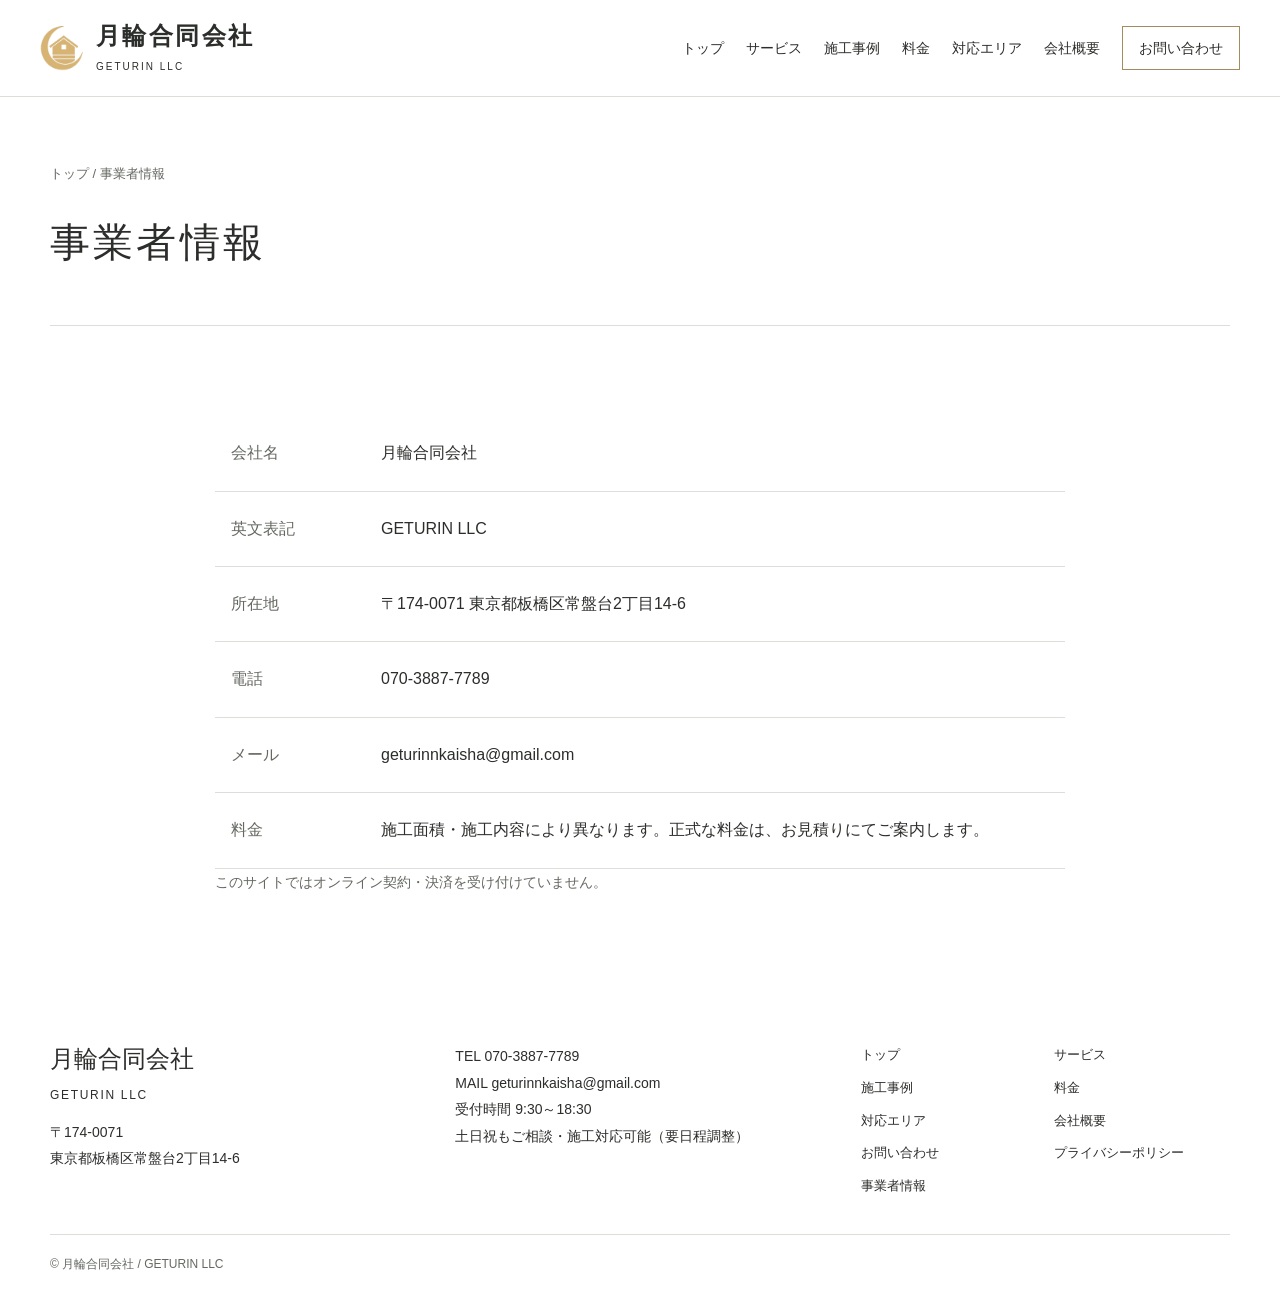
<file: legal.html>
<!doctype html><html lang="ja"><head><meta charset="utf-8"><meta http-equiv="Cache-Control" content="no-cache, no-store, must-revalidate"><meta http-equiv="Pragma" content="no-cache"><meta http-equiv="Expires" content="0"><meta name="viewport" content="width=device-width, initial-scale=1, viewport-fit=cover"><title>事業者情報｜月輪合同会社</title><meta name="description" content="月輪合同会社の会社名、所在地、連絡先をご案内します。"><link rel="canonical" href="https://geturinnkaisha-maker.github.io/tsukinowa-website/legal.html"><meta property="og:type" content="website"><meta property="og:locale" content="ja_JP"><meta property="og:site_name" content="月輪合同会社"><meta property="og:title" content="事業者情報｜月輪合同会社"><meta property="og:description" content="月輪合同会社の会社名、所在地、連絡先をご案内します。"><meta property="og:url" content="https://geturinnkaisha-maker.github.io/tsukinowa-website/legal.html"><meta property="og:image" content="https://geturinnkaisha-maker.github.io/tsukinowa-website/assets/images/og-preview.jpg"><meta property="og:image:width" content="1200"><meta property="og:image:height" content="630"><meta property="og:image:alt" content="月輪合同会社 内装工事・原状回復のご案内"><meta name="twitter:card" content="summary_large_image"><link rel="icon" href="assets/images/favicon.svg" type="image/svg+xml"><link rel="stylesheet" href="assets/css/style.css?v=20261009-2"><script defer src="assets/js/data.js?v=20261009-2"></script><script defer src="assets/js/main.js?v=20261009-2"></script></head><body><a class="skip" href="#main">本文へ移動</a><header class="header"><a class="brand" href="index.html"><span class="logo-slot" aria-hidden="true"></span><span><strong>月輪合同会社</strong><small>GETURIN LLC</small><span class="brand-tag">住まいの安心を、月のように。</span></span></a><button class="menu-toggle" aria-controls="navigation" aria-expanded="false" aria-label="メニューを開く"><span></span><span></span><span></span></button><nav id="navigation" aria-label="メインメニュー"><a href="index.html">トップ</a><a href="index.html#services">サービス</a><a href="works.html">施工事例</a><a href="index.html#pricing">料金</a><a href="index.html#area">対応エリア</a><a href="company.html">会社概要</a><a href="contact.html" class="nav-contact">お問い合わせ</a></nav></header><main id="main"><div class="page-heading wrap"><p class="breadcrumb"><a href="index.html">トップ</a> / 事業者情報</p><h1>事業者情報</h1><p class="section-label"></p></div><section class="section wrap narrow policy"><table class="company-table"><tbody><tr><th scope="row">会社名</th><td>月輪合同会社</td></tr><tr><th scope="row">英文表記</th><td>GETURIN LLC</td></tr><tr><th scope="row">所在地</th><td>〒174-0071 東京都板橋区常盤台2丁目14-6</td></tr><tr><th scope="row">電話</th><td><a data-phone href="tel:070-3887-7789">070-3887-7789</a></td></tr><tr><th scope="row">メール</th><td><a data-email href="mailto:geturinnkaisha@gmail.com">geturinnkaisha@gmail.com</a></td></tr><tr><th scope="row">料金</th><td>施工面積・施工内容により異なります。正式な料金は、お見積りにてご案内します。</td></tr></tbody></table><p class="form-note">このサイトではオンライン契約・決済を受け付けていません。</p></section></main><footer><div class="footer-grid"><div><a class="footer-brand" href="index.html">月輪合同会社</a><p class="english">GETURIN LLC</p><p>〒174-0071<br>東京都板橋区常盤台2丁目14-6</p></div><div><p>TEL <a data-phone href="tel:070-3887-7789">070-3887-7789</a><br>MAIL <a data-email href="mailto:geturinnkaisha@gmail.com">geturinnkaisha@gmail.com</a><br>受付時間 9:30～18:30<br>土日祝もご相談・施工対応可能（要日程調整）</p></div><nav aria-label="フッターメニュー"><a href="index.html">トップ</a><a href="index.html#services">サービス</a><a href="works.html">施工事例</a><a href="index.html#pricing">料金</a><a href="index.html#area">対応エリア</a><a href="company.html">会社概要</a><a href="contact.html">お問い合わせ</a><a href="privacy.html">プライバシーポリシー</a><a href="legal.html">事業者情報</a></nav></div><div class="copyright">© 月輪合同会社 / GETURIN LLC</div></footer><nav class="mobile-contact" aria-label="お問い合わせのショートカット"><a class="line" data-line href="https://line.me/ti/p/m7O5HD_iVK">LINE</a><a data-phone href="tel:070-3887-7789">電話</a><a href="contact.html">お問い合わせ</a></nav></body></html>
</file>
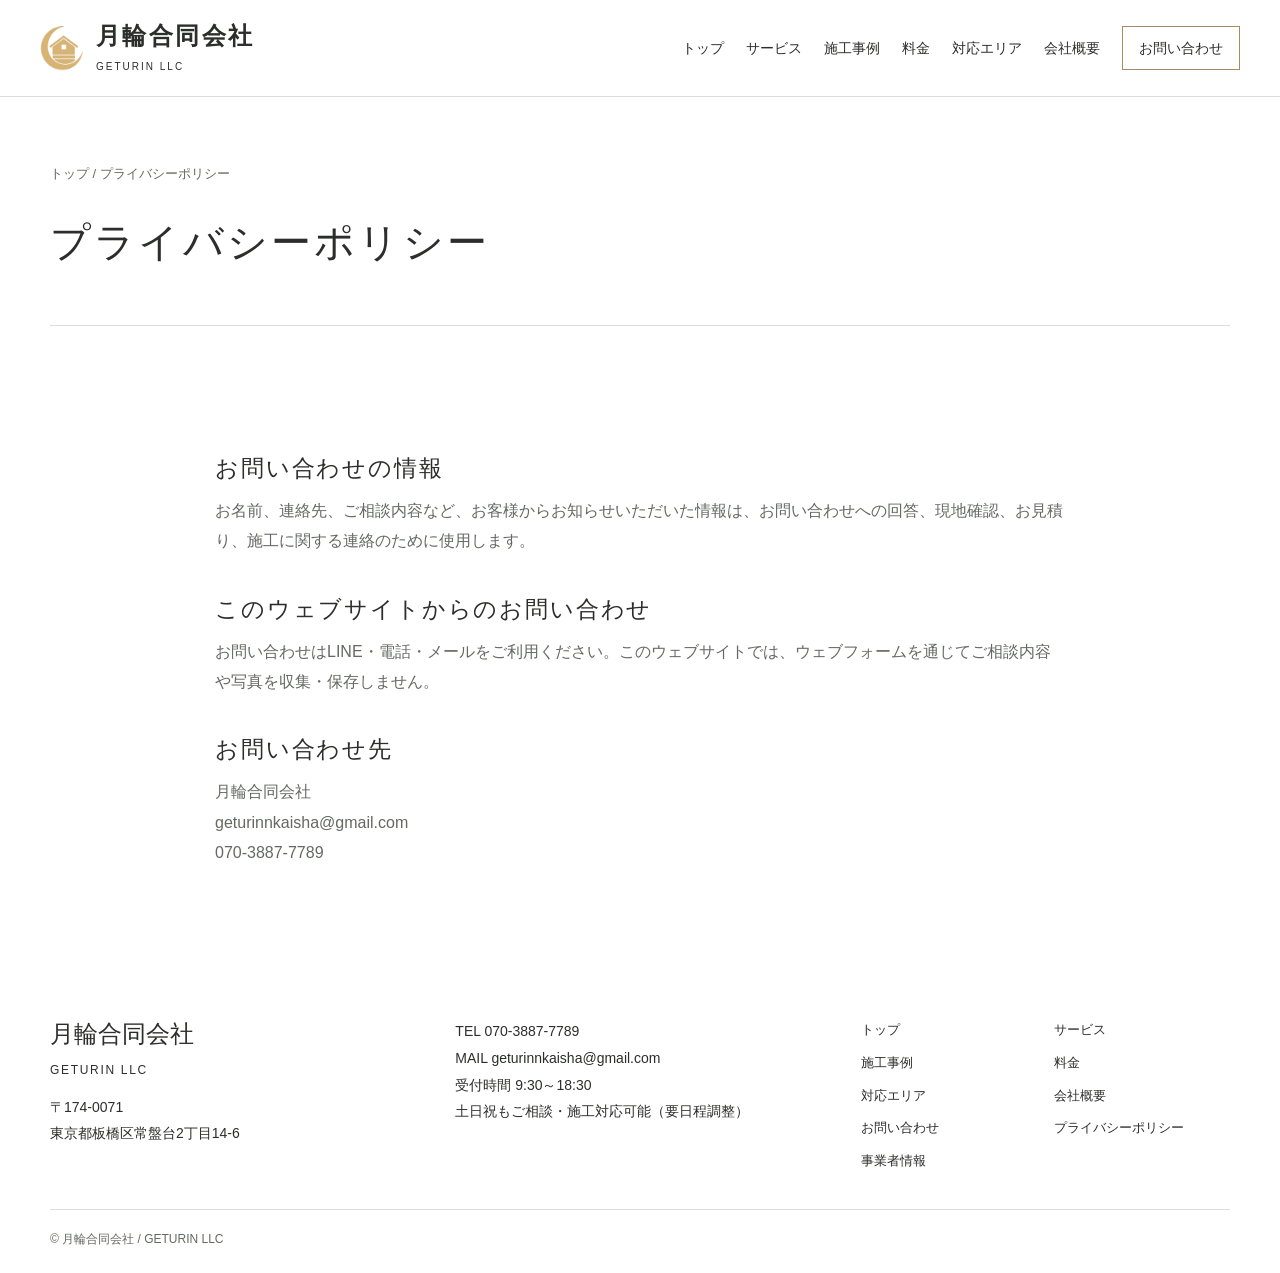
<file: privacy.html>
<!doctype html><html lang="ja"><head><meta charset="utf-8"><meta http-equiv="Cache-Control" content="no-cache, no-store, must-revalidate"><meta http-equiv="Pragma" content="no-cache"><meta http-equiv="Expires" content="0"><meta name="viewport" content="width=device-width, initial-scale=1, viewport-fit=cover"><title>プライバシーポリシー｜月輪合同会社</title><meta name="description" content="月輪合同会社のお問い合わせにおける個人情報の取り扱いについて。"><link rel="canonical" href="https://geturinnkaisha-maker.github.io/tsukinowa-website/privacy.html"><meta property="og:type" content="website"><meta property="og:locale" content="ja_JP"><meta property="og:site_name" content="月輪合同会社"><meta property="og:title" content="プライバシーポリシー｜月輪合同会社"><meta property="og:description" content="月輪合同会社のお問い合わせにおける個人情報の取り扱いについて。"><meta property="og:url" content="https://geturinnkaisha-maker.github.io/tsukinowa-website/privacy.html"><meta property="og:image" content="https://geturinnkaisha-maker.github.io/tsukinowa-website/assets/images/og-preview.jpg"><meta property="og:image:width" content="1200"><meta property="og:image:height" content="630"><meta property="og:image:alt" content="月輪合同会社 内装工事・原状回復のご案内"><meta name="twitter:card" content="summary_large_image"><link rel="icon" href="assets/images/favicon.svg" type="image/svg+xml"><link rel="stylesheet" href="assets/css/style.css?v=20261009-2"><script defer src="assets/js/data.js?v=20261009-2"></script><script defer src="assets/js/main.js?v=20261009-2"></script></head><body><a class="skip" href="#main">本文へ移動</a><header class="header"><a class="brand" href="index.html"><span class="logo-slot" aria-hidden="true"></span><span><strong>月輪合同会社</strong><small>GETURIN LLC</small><span class="brand-tag">住まいの安心を、月のように。</span></span></a><button class="menu-toggle" aria-controls="navigation" aria-expanded="false" aria-label="メニューを開く"><span></span><span></span><span></span></button><nav id="navigation" aria-label="メインメニュー"><a href="index.html">トップ</a><a href="index.html#services">サービス</a><a href="works.html">施工事例</a><a href="index.html#pricing">料金</a><a href="index.html#area">対応エリア</a><a href="company.html">会社概要</a><a href="contact.html" class="nav-contact">お問い合わせ</a></nav></header><main id="main"><div class="page-heading wrap"><p class="breadcrumb"><a href="index.html">トップ</a> / プライバシーポリシー</p><h1>プライバシーポリシー</h1><p class="section-label"></p></div><section class="section wrap narrow policy"><h2>お問い合わせの情報</h2><p>お名前、連絡先、ご相談内容など、お客様からお知らせいただいた情報は、お問い合わせへの回答、現地確認、お見積り、施工に関する連絡のために使用します。</p><h2>このウェブサイトからのお問い合わせ</h2><p>お問い合わせはLINE・電話・メールをご利用ください。このウェブサイトでは、ウェブフォームを通じてご相談内容や写真を収集・保存しません。</p><h2>お問い合わせ先</h2><p>月輪合同会社<br><a data-email href="mailto:geturinnkaisha@gmail.com">geturinnkaisha@gmail.com</a><br><a data-phone href="tel:070-3887-7789">070-3887-7789</a></p></section></main><footer><div class="footer-grid"><div><a class="footer-brand" href="index.html">月輪合同会社</a><p class="english">GETURIN LLC</p><p>〒174-0071<br>東京都板橋区常盤台2丁目14-6</p></div><div><p>TEL <a data-phone href="tel:070-3887-7789">070-3887-7789</a><br>MAIL <a data-email href="mailto:geturinnkaisha@gmail.com">geturinnkaisha@gmail.com</a><br>受付時間 9:30～18:30<br>土日祝もご相談・施工対応可能（要日程調整）</p></div><nav aria-label="フッターメニュー"><a href="index.html">トップ</a><a href="index.html#services">サービス</a><a href="works.html">施工事例</a><a href="index.html#pricing">料金</a><a href="index.html#area">対応エリア</a><a href="company.html">会社概要</a><a href="contact.html">お問い合わせ</a><a href="privacy.html">プライバシーポリシー</a><a href="legal.html">事業者情報</a></nav></div><div class="copyright">© 月輪合同会社 / GETURIN LLC</div></footer><nav class="mobile-contact" aria-label="お問い合わせのショートカット"><a class="line" data-line href="https://line.me/ti/p/m7O5HD_iVK">LINE</a><a data-phone href="tel:070-3887-7789">電話</a><a href="contact.html">お問い合わせ</a></nav></body></html>
</file>
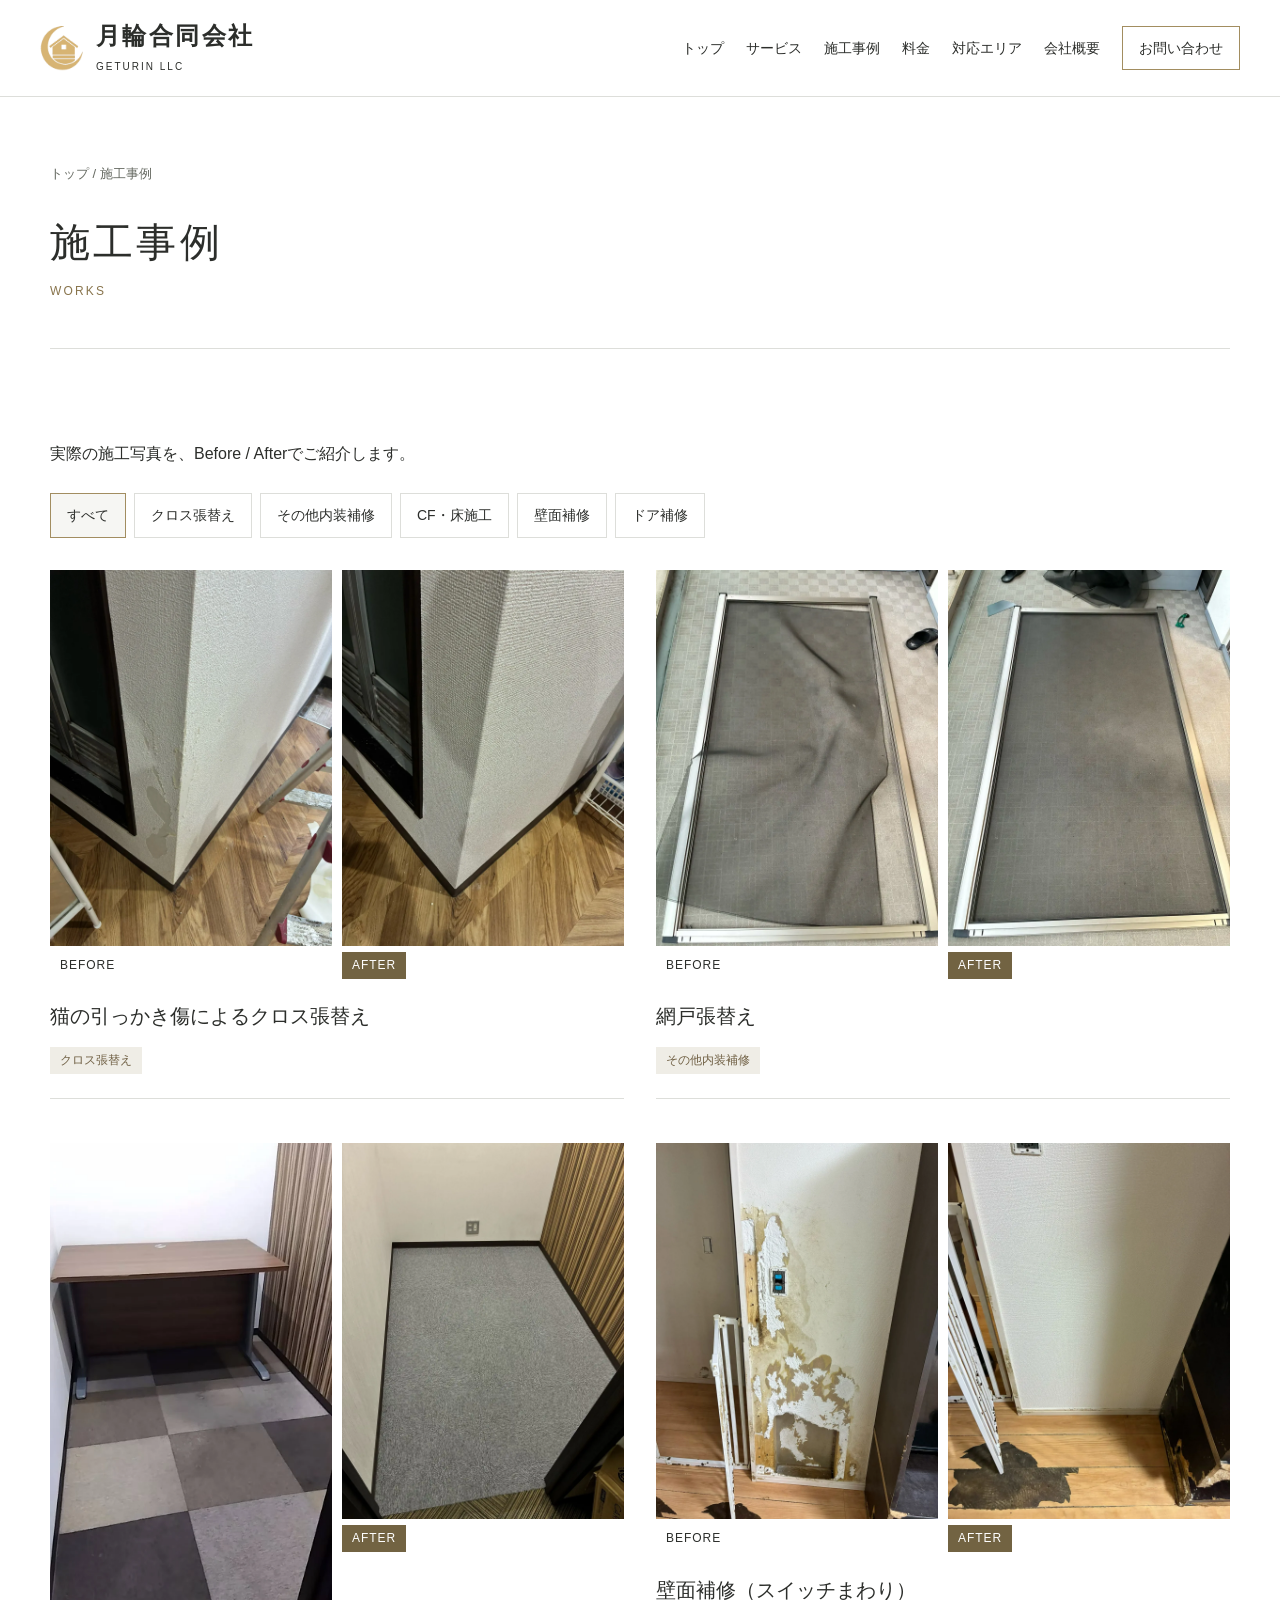
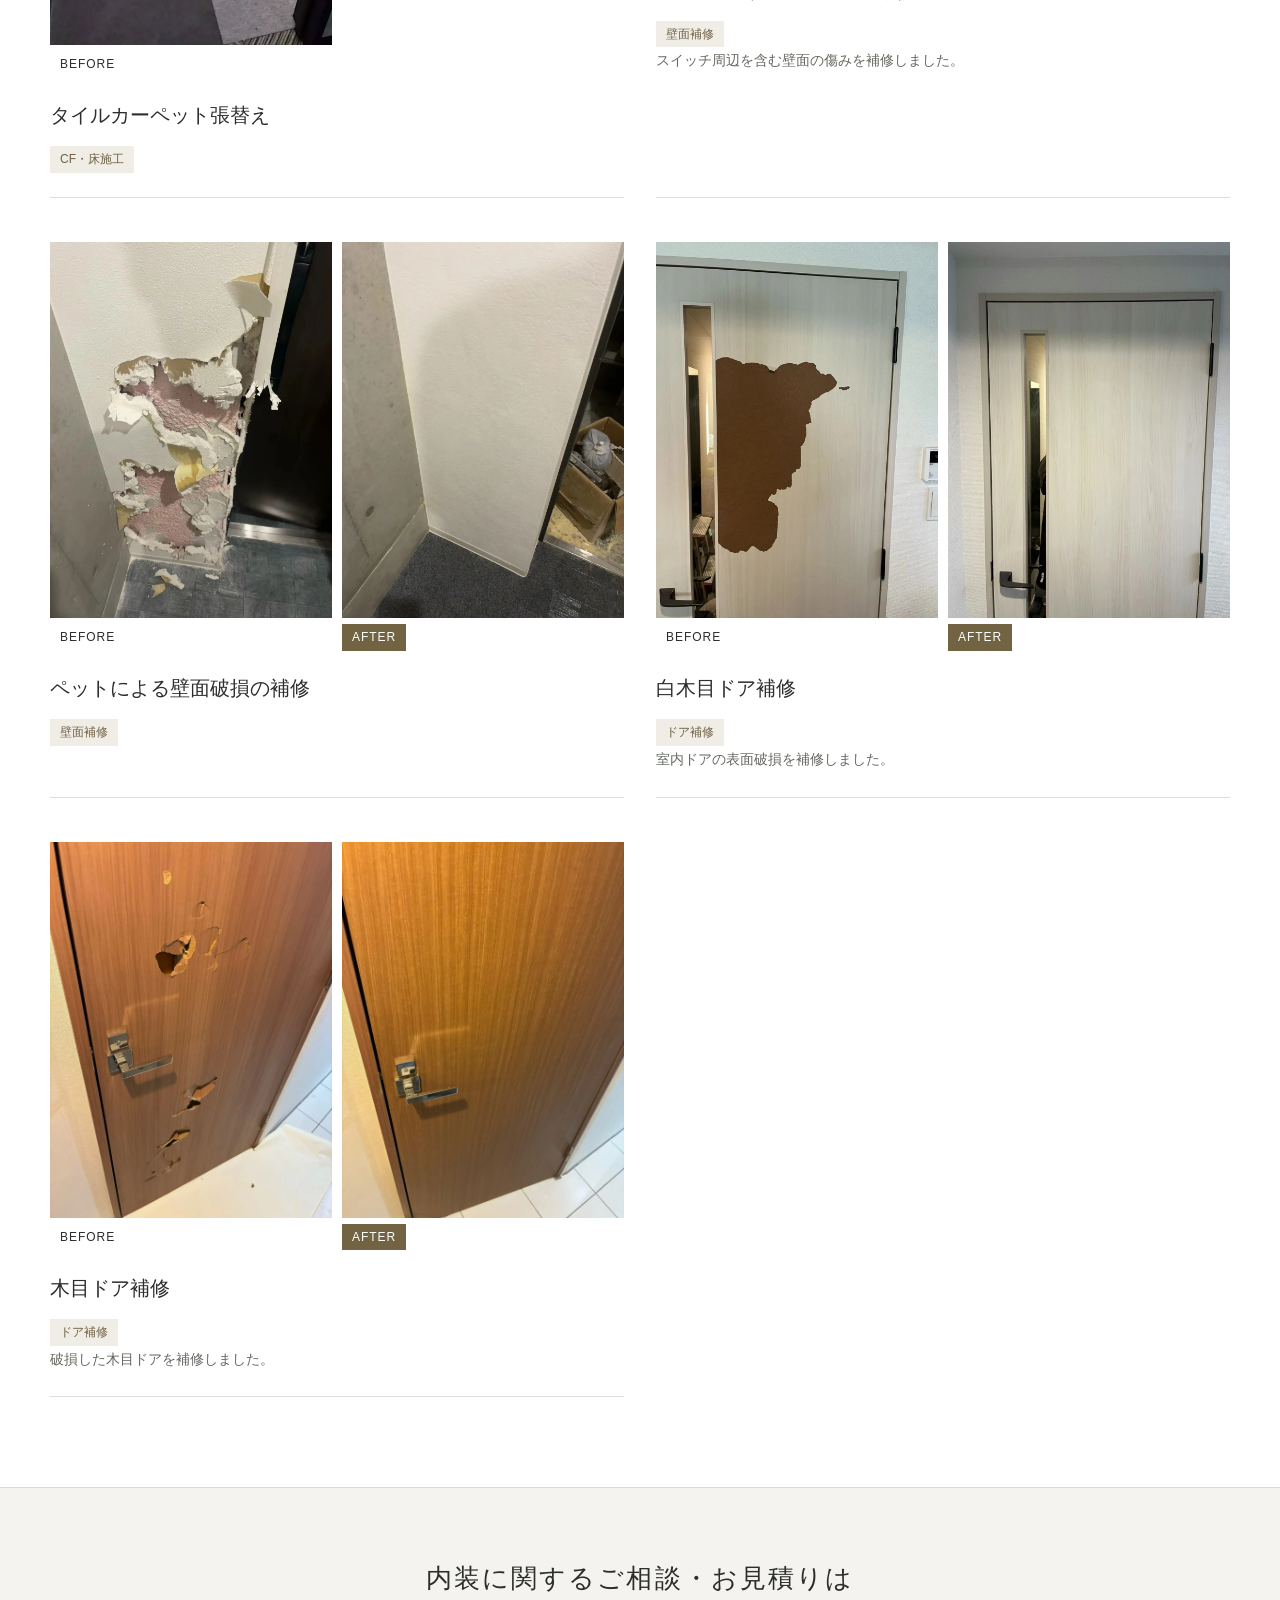
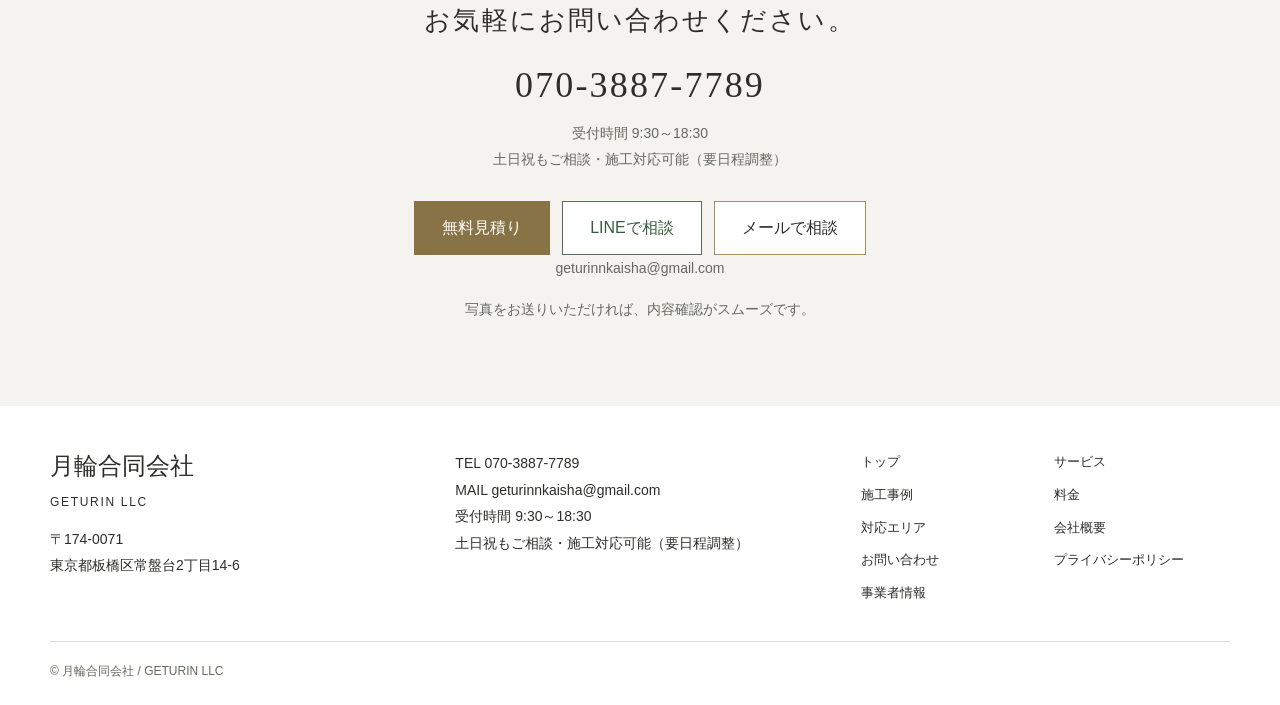
<file: works.html>
<!doctype html><html lang="ja"><head><meta charset="utf-8"><meta http-equiv="Cache-Control" content="no-cache, no-store, must-revalidate"><meta http-equiv="Pragma" content="no-cache"><meta http-equiv="Expires" content="0"><meta name="viewport" content="width=device-width, initial-scale=1, viewport-fit=cover"><title>施工事例｜月輪合同会社 GETURIN LLC</title><meta name="description" content="壁面補修、ドア補修、クロス張替え、床施工、原状回復の実際の施工事例をBefore / Afterでご紹介します。"><link rel="canonical" href="https://geturinnkaisha-maker.github.io/tsukinowa-website/works.html"><meta property="og:type" content="website"><meta property="og:locale" content="ja_JP"><meta property="og:site_name" content="月輪合同会社"><meta property="og:title" content="施工事例｜月輪合同会社 GETURIN LLC"><meta property="og:description" content="壁面補修、ドア補修、クロス張替え、床施工、原状回復の実際の施工事例をBefore / Afterでご紹介します。"><meta property="og:url" content="https://geturinnkaisha-maker.github.io/tsukinowa-website/works.html"><meta property="og:image" content="https://geturinnkaisha-maker.github.io/tsukinowa-website/assets/images/og-preview.jpg"><meta property="og:image:width" content="1200"><meta property="og:image:height" content="630"><meta property="og:image:alt" content="月輪合同会社 内装工事・原状回復のご案内"><meta name="twitter:card" content="summary_large_image"><link rel="icon" href="assets/images/favicon.svg" type="image/svg+xml"><link rel="stylesheet" href="assets/css/style.css?v=20261009-2"><script defer src="assets/js/data.js?v=20261009-2"></script><script defer src="assets/js/works-data.js?v=20261009-2"></script><script defer src="assets/js/works.js?v=20261009-2"></script><script defer src="assets/js/main.js?v=20261009-2"></script></head><body><a class="skip" href="#main">本文へ移動</a><header class="header"><a class="brand" href="index.html"><span class="logo-slot" aria-hidden="true"></span><span><strong>月輪合同会社</strong><small>GETURIN LLC</small><span class="brand-tag">住まいの安心を、月のように。</span></span></a><button class="menu-toggle" aria-controls="navigation" aria-expanded="false" aria-label="メニューを開く"><span></span><span></span><span></span></button><nav id="navigation" aria-label="メインメニュー"><a href="index.html">トップ</a><a href="index.html#services">サービス</a><a href="works.html">施工事例</a><a href="index.html#pricing">料金</a><a href="index.html#area">対応エリア</a><a href="company.html">会社概要</a><a href="contact.html" class="nav-contact">お問い合わせ</a></nav></header><main id="main"><div class="page-heading wrap"><p class="breadcrumb"><a href="index.html">トップ</a> / 施工事例</p><h1>施工事例</h1><p class="section-label">WORKS</p></div><section class="section wrap"><p class="section-intro">実際の施工写真を、Before / Afterでご紹介します。</p><div class="works-filters" data-work-filters role="group" aria-label="施工事例のカテゴリー"></div><div class="works-grid" data-works></div><noscript><p>施工事例を見るには JavaScript を有効にしてください。</p></noscript></section><section class="contact-cta"><h2>内装に関するご相談・お見積りは<br>お気軽にお問い合わせください。</h2><a data-phone class="phone" href="tel:070-3887-7789">070-3887-7789</a><p class="hours">受付時間 9:30～18:30<br>土日祝もご相談・施工対応可能（要日程調整）</p><div class="buttons"><a class="button primary" href="contact.html">無料見積り</a><a class="button line" data-line href="https://line.me/ti/p/m7O5HD_iVK">LINEで相談</a><a data-email class="button" href="mailto:geturinnkaisha@gmail.com">メールで相談</a></div><p data-email-text>geturinnkaisha@gmail.com</p><p>写真をお送りいただければ、内容確認がスムーズです。</p></section></main><footer><div class="footer-grid"><div><a class="footer-brand" href="index.html">月輪合同会社</a><p class="english">GETURIN LLC</p><p>〒174-0071<br>東京都板橋区常盤台2丁目14-6</p></div><div><p>TEL <a data-phone href="tel:070-3887-7789">070-3887-7789</a><br>MAIL <a data-email href="mailto:geturinnkaisha@gmail.com">geturinnkaisha@gmail.com</a><br>受付時間 9:30～18:30<br>土日祝もご相談・施工対応可能（要日程調整）</p></div><nav aria-label="フッターメニュー"><a href="index.html">トップ</a><a href="index.html#services">サービス</a><a href="works.html">施工事例</a><a href="index.html#pricing">料金</a><a href="index.html#area">対応エリア</a><a href="company.html">会社概要</a><a href="contact.html">お問い合わせ</a><a href="privacy.html">プライバシーポリシー</a><a href="legal.html">事業者情報</a></nav></div><div class="copyright">© 月輪合同会社 / GETURIN LLC</div></footer><nav class="mobile-contact" aria-label="お問い合わせのショートカット"><a class="line" data-line href="https://line.me/ti/p/m7O5HD_iVK">LINE</a><a data-phone href="tel:070-3887-7789">電話</a><a href="contact.html">お問い合わせ</a></nav></body></html>
</file>
<file: assets/css/style.css>
:root{--ink:#2c2e2b;--muted:#656961;--gold:#a28d60;--line:#dddeda;--wash:#f6f6f3;--serif:'Noto Serif JP','Yu Mincho',YuMincho,'Hiragino Mincho ProN',serif;--sans:'Noto Sans JP',-apple-system,BlinkMacSystemFont,'Hiragino Kaku Gothic ProN','Yu Gothic',sans-serif}*{box-sizing:border-box}html{scroll-behavior:smooth;scroll-padding-top:100px}body{margin:0;color:var(--ink);background:#fff;font:16px/1.9 var(--sans)}a{color:inherit;text-decoration:none}button,input,select,textarea{font:inherit}img{max-width:100%;display:block}a:hover{text-decoration:underline;text-underline-offset:5px}a:focus-visible,button:focus-visible,input:focus-visible,textarea:focus-visible,select:focus-visible{outline:3px solid #806b42;outline-offset:5px}.wrap{width:min(1180px,calc(100% - 96px));margin:auto}.header{padding:25px 40px;display:flex;align-items:center;justify-content:space-between;gap:30px;border-bottom:1px solid var(--line);background:#fff;position:relative;z-index:10}.brand{display:flex;align-items:center;gap:14px;flex-shrink:0}.brand strong{display:block;font:600 23px/1.4 var(--serif);letter-spacing:.09em}.brand small{display:block;font-size:12px;letter-spacing:.16em}.brand-tag{display:block;font-size:12px;color:var(--muted)}.logo-slot{display:grid;place-items:center;width:45px;height:48px;font-size:12px;color:#777;border:1px dashed #b9b9af}.logo-slot img{max-height:48px}.header nav{display:flex;align-items:center;gap:23px;font-size:14px}.nav-contact{padding:10px 18px;border:1px solid var(--gold)}.menu-toggle{display:none}.skip{position:fixed;top:-100px;left:10px;background:white;padding:10px;z-index:100}.skip:focus{top:10px}.hero{display:grid;grid-template-columns:1fr 1fr;gap:60px;padding-top:56px;padding-bottom:72px;align-items:center}.eyebrow{font-size:14px;letter-spacing:.08em;color:#706044;margin:0 0 26px}.eyebrow:before{content:'';display:inline-block;width:30px;height:1px;background:var(--gold);vertical-align:middle;margin-right:12px}h1,h2,h3,p{margin-top:0}h1{font:500 clamp(34px,3.6vw,52px)/1.6 var(--serif);letter-spacing:.08em;margin-bottom:20px}h2{font:500 34px/1.6 var(--serif);letter-spacing:.08em;margin-bottom:8px}h3{font-size:20px;font-weight:500}.hero-tag{font:500 21px/1.8 var(--serif);letter-spacing:.07em;margin-bottom:20px}.hero-description{color:var(--muted);line-height:2.1}.buttons{display:flex;flex-wrap:wrap;gap:12px;margin-top:28px}.button{display:inline-flex;align-items:center;justify-content:center;min-height:52px;padding:11px 27px;border:1px solid var(--gold);font-size:16px;cursor:pointer;background:white}.primary{background:#a28d60;color:white}.line{border-color:#547157;color:#395b3d}.button:hover{filter:brightness(.96);text-decoration:none}.hero-image{margin:0;position:relative}.hero-image img{width:100%;height:540px;object-fit:cover}.hero-image figcaption{font-size:12px;color:#777;margin-top:9px}.image-note{position:absolute;bottom:50px;left:-28px;padding:18px 28px;background:white;font:500 23px/1.8 var(--serif);letter-spacing:.1em;border-left:2px solid var(--gold)}.section{padding-top:90px;padding-bottom:90px}.section-header{display:flex;justify-content:space-between;align-items:end;margin-bottom:38px;gap:20px}.section-label{font-size:12px;letter-spacing:.18em;color:#88744c;margin-bottom:0}.text-link{font-size:14px;border-bottom:1px solid var(--gold);padding-bottom:4px}.wash{background:var(--wash)}.advantages{border-top:1px solid var(--line);border-bottom:1px solid var(--line)}.advantages-grid{display:grid;grid-template-columns:repeat(3,minmax(0,1fr));gap:28px;padding:37px 0}.advantage h3{font-size:17px;margin:10px 0}.advantage p{font-size:14px;color:var(--muted);margin:0}.advantage svg{width:30px;height:30px;stroke:var(--gold);fill:none;stroke-width:1.3}.services-grid{display:grid;grid-template-columns:repeat(4,1fr);gap:24px}.service img{width:100%;aspect-ratio:4/3;object-fit:cover}.service h3{margin:20px 0 8px}.service p{color:var(--muted);font-size:14px}.service-arrow{float:right;color:var(--gold)}.works-grid{display:grid;grid-template-columns:repeat(2,1fr);gap:44px 32px}.work{border-bottom:1px solid var(--line);padding-bottom:24px}.comparison{display:grid;grid-template-columns:1fr 1fr;gap:8px}.comparison figure{margin:0;position:relative}.comparison img{width:100%;height:auto;object-fit:contain}.comparison figcaption{position:absolute;left:10px;top:10px;background:white;padding:2px 10px;font-size:12px;letter-spacing:.08em}.comparison figure:last-child figcaption{background:#726342;color:white}.work-heading{display:flex;align-items:center;justify-content:space-between;gap:10px;margin-top:18px}.work-heading h3{margin:0}.badge{font-size:12px;color:var(--muted);padding:2px 9px;border:1px solid var(--line);white-space:nowrap}.work dl{display:grid;grid-template-columns:80px 1fr;font-size:14px;margin:14px 0;color:var(--muted)}.work dt,.work dd{margin:0}.work p{font-size:14px;color:var(--muted);margin-bottom:0}.pricing-grid{display:grid;grid-template-columns:1.1fr 1fr;gap:70px}.price{font:500 50px/1.5 var(--serif);margin:10px 0 20px;color:#726342}.price small{font:16px var(--sans);color:var(--ink)}.price span{font-size:25px}.price-note{font-size:14px;color:var(--muted)}.corporate{border-left:1px solid var(--line);padding-left:50px}.emphasis{border-top:1px solid var(--line);padding-top:22px;font-size:14px}.properties{display:flex;flex-wrap:wrap;gap:12px 30px;list-style:none;padding:0;margin-bottom:0}.properties li{font:500 20px var(--serif);border-bottom:1px solid var(--line);padding:15px 0;flex:1 1 120px}.area-layout{display:grid;grid-template-columns:1fr 1fr;gap:70px;align-items:center}.area-diagram{display:grid;grid-template-columns:repeat(2,1fr);gap:8px;padding:40px;background:var(--wash);border:1px solid var(--line)}.area-diagram span{text-align:center;padding:20px;border:1px solid #d5d2c9}.area-diagram .tokyo{background:#ece8de;border-color:#b7a888}.area-diagram small{grid-column:1/-1;text-align:center;color:var(--muted);margin-top:12px;font-size:12px}.flow{display:grid;grid-template-columns:repeat(5,1fr);gap:25px;list-style:none;padding:0;margin:0}.flow li{border-top:1px solid var(--line);padding-top:20px}.step{font:30px var(--serif);color:var(--gold)}.flow h3{font-size:17px;margin-top:13px}.flow p{font-size:14px;color:var(--muted)}.contact-cta{text-align:center;padding:70px 24px;background:#f4f3ef;border-top:1px solid #dfdbd0}.contact-cta h2{font-size:26px}.phone{font:500 36px var(--serif);letter-spacing:.06em;display:inline-block;margin:14px 0}.contact-cta .buttons{justify-content:center}.contact-cta p{color:var(--muted);font-size:14px}.contact-cta .hours{margin-bottom:22px}footer{padding:58px 48px 22px;font-size:14px}.footer-grid{display:grid;grid-template-columns:1fr 1fr 1fr;gap:50px;max-width:1180px;margin:auto}.footer-brand{font:500 24px var(--serif)}.english{font-size:12px;letter-spacing:.14em;margin-top:8px}.footer-grid nav{display:grid;grid-template-columns:1fr 1fr;gap:8px 18px;font-size:13px}.copyright{max-width:1180px;margin:35px auto 0;border-top:1px solid var(--line);padding-top:18px;font-size:12px;color:var(--muted)}.page-heading{padding:65px 0 45px;border-bottom:1px solid var(--line)}.breadcrumb{font-size:13px;color:var(--muted);margin-bottom:25px}.page-heading h1{font-size:40px;margin-bottom:5px}.narrow{max-width:850px}.company-table{width:100%;border-collapse:collapse}.company-table th,.company-table td{padding:22px 16px;border-bottom:1px solid var(--line);text-align:left;font-weight:400}.company-table th{width:150px;color:var(--muted)}.contact-methods{display:grid;grid-template-columns:1fr 1fr;gap:24px;border-bottom:1px solid var(--line);padding-bottom:36px}.contact-methods .phone{font-size:30px}.notice{background:var(--wash);padding:20px 24px;border-left:2px solid var(--gold);font-size:14px}.contact-form{max-width:740px;margin-top:40px}.field{margin-bottom:24px}.field label{display:block;margin-bottom:8px}.required{font-size:12px;color:#806b42;margin-left:10px}.field input,.field textarea,.field select{width:100%;padding:12px;border:1px solid #b7bbb3;border-radius:0;background:#fff;color:var(--ink)}.upload-placeholder{border:1px dashed #b7bbb3;background:var(--wash);padding:25px;text-align:center;color:var(--muted);font-size:14px}.form-note{font-size:14px;color:var(--muted)}.policy h2{font-size:23px;margin-top:35px}.policy p,.policy li{color:var(--muted)}.mail-confirm{margin-top:24px;border:1px solid var(--gold);padding:22px}.mail-confirm[hidden]{display:none}.mail-confirm p{font-size:14px}.empty{padding:30px;border:1px solid var(--line)}
@media(min-width:1500px){.hero{padding-top:75px}.hero-image img{height:580px}}@media(max-width:1150px){.header{padding:20px 25px}.header nav{gap:12px;font-size:13px}.brand-tag{display:none}.wrap{width:calc(100% - 64px)}.hero{gap:35px}.hero-image img{height:510px}}
@media(max-width:950px){.header nav{display:none;position:absolute;top:100%;left:0;right:0;flex-direction:column;align-items:stretch;padding:20px 32px;background:#fff;border-bottom:1px solid var(--line);box-shadow:0 15px 20px #00000008;max-height:80vh;overflow:auto;font-size:16px}.header nav.open{display:flex}.header nav a{padding:10px}.menu-toggle{display:flex;flex-direction:column;justify-content:center;gap:5px;width:46px;height:46px;background:#fff;border:1px solid var(--line);padding:12px}.menu-toggle span{height:1px;width:20px;background:var(--ink)}.advantages-grid{grid-template-columns:repeat(3,minmax(0,1fr))}.services-grid{grid-template-columns:repeat(2,1fr)}.hero{gap:28px}.hero h1{font-size:35px}.hero-tag{font-size:18px}.hero-description{font-size:14px}.hero-image img{height:500px}.image-note{font-size:19px}.pricing-grid,.area-layout{gap:35px}.corporate{padding-left:30px}.footer-grid{grid-template-columns:1fr 1fr}.footer-grid nav{grid-column:1/-1;grid-template-columns:repeat(3,1fr)}}
@media(max-width:600px){html{scroll-padding-top:25px}.wrap{width:calc(100% - 40px)}.header{padding:17px 20px;gap:15px}.brand strong{font-size:20px}.brand small{font-size:12px}.logo-slot{width:35px;height:42px;font-size:10px}.hero{grid-template-columns:1fr;padding-top:35px;padding-bottom:42px;gap:30px}.eyebrow{font-size:12px;margin-bottom:20px}.hero h1{font-size:34px;line-height:1.65;letter-spacing:.06em;margin-bottom:16px}.hero-tag{font-size:18px}.hero-description{font-size:14px;line-height:2}.hero .buttons{margin-top:22px;display:grid;grid-template-columns:1fr 1fr;gap:9px}.button{font-size:14px;padding:12px 17px}.hero-image img{height:290px}.image-note{left:0;bottom:36px;font-size:18px;padding:12px 22px}.hero-image figcaption{font-size:12px}.advantages-grid{gap:26px 20px;padding:30px 0}.advantage h3{font-size:15px;line-height:1.7}.advantage p{font-size:13px}.section{padding-top:55px;padding-bottom:55px}h2{font-size:28px}.section-header{margin-bottom:28px;align-items:start;flex-wrap:wrap}.services-grid{gap:28px 16px}.service h3{font-size:17px;margin-top:14px}.service p{font-size:13px}.works-grid{grid-template-columns:1fr;gap:28px}.work-heading h3{font-size:20px}.pricing-grid,.area-layout{grid-template-columns:1fr;gap:28px}.corporate{border-left:0;border-top:1px solid var(--line);padding:28px 0 0}.price{font-size:42px}.properties{gap:5px 25px}.properties li{font-size:18px;flex-basis:calc(50% - 25px)}.area-diagram{padding:22px}.area-diagram span{padding:14px}.flow{grid-template-columns:1fr;gap:0}.flow li{display:grid;grid-template-columns:50px 1fr;gap:0 15px;padding:19px 0}.flow h3{margin:0}.flow p{grid-column:2;margin-bottom:0}.step{grid-row:1/3}.contact-cta{padding:45px 20px}.contact-cta h2{font-size:21px}.phone{font-size:31px}.contact-cta .buttons{flex-direction:column;max-width:330px;margin:20px auto}.footer-grid{grid-template-columns:1fr;gap:24px}.footer-grid nav{grid-template-columns:1fr 1fr}footer{padding:42px 20px 20px}.footer-grid p{margin-bottom:0}.page-heading{padding:35px 0 28px}.page-heading h1{font-size:31px}.company-table th{width:90px}.company-table th,.company-table td{padding:18px 5px;font-size:14px;overflow-wrap:anywhere}.contact-methods{grid-template-columns:1fr}.contact-methods a{overflow-wrap:anywhere}.contact-methods .phone{font-size:29px}.notice{padding:16px}.contact-form .button{width:100%}}
@media(prefers-reduced-motion:reduce){html{scroll-behavior:auto}}@media print{.menu-toggle,.buttons,.contact-form{display:none}.header{position:static}.wrap{width:100%}.section{padding:30px 0}footer{padding:20px 0}}
.sr-only{position:absolute;width:1px;height:1px;padding:0;margin:-1px;overflow:hidden;clip:rect(0,0,0,0);white-space:nowrap;border:0}[hidden]{display:none!important}#mail-preview{font:14px/1.8 var(--sans);white-space:pre-wrap;overflow-wrap:anywhere}.price b{font-weight:500}
/* Preserve the intrinsic proportions when thumbnails shrink on smaller screens. */
.service img{height:auto;aspect-ratio:4/3}.primary{background:#887347}

/* Keep image captions separate from service descriptions and case labels. */
.service-image-caption{display:block;font-size:12px;color:var(--muted);margin-top:8px}

/* Small-screen contact access follows the existing restrained palette. */
.mobile-contact{display:none}.logo-slot img{width:100%;height:100%;object-fit:contain}
@media(max-width:600px){body{padding-bottom:calc(62px + env(safe-area-inset-bottom))}.mobile-contact{display:grid;grid-template-columns:1fr 1fr 1.25fr;position:fixed;bottom:0;left:0;right:0;z-index:20;background:#fff;border-top:1px solid var(--line);padding:7px 12px calc(7px + env(safe-area-inset-bottom));gap:6px}.mobile-contact a{display:flex;align-items:center;justify-content:center;min-height:46px;border:1px solid var(--line);font-size:13px}.mobile-contact a:last-child{border-color:var(--gold)}.page-heading h1{overflow-wrap:anywhere}.hero .buttons .line{font-size:13px;padding-inline:8px}}
@media print{.mobile-contact{display:none}body{padding-bottom:0}}

/* Second-round homepage hierarchy; shared inner pages keep their existing layout. */
.home h2{font-size:clamp(26px,2.8vw,34px)}
.home .section{padding-block:88px}
.home .section-header{margin-bottom:36px}
.home .section-intro{color:var(--muted);max-width:38em;margin-bottom:0;font-size:15px}
.home .hero{grid-template-columns:1.1fr 1fr;gap:56px;padding-block:56px 64px}
.home .hero h1{font-size:clamp(32px,3.1vw,46px);letter-spacing:.04em;line-height:1.7}
.home .hero-image img{height:440px}
.home .hero-description{max-width:30em;font-size:15px;line-height:1.9}
.line-pending{font-size:13px;color:var(--muted);margin:10px 0 0}
.home .reasons{border-block:1px solid var(--line);padding-block:60px}
.home .advantages-grid{padding:0;gap:30px}
.home .advantage h3{font-weight:600;line-height:1.7}
.home .advantage p{font-size:14px}
.service-list{display:grid;gap:64px}
.service-row{display:grid;grid-template-columns:1.1fr 1fr;align-items:center;gap:64px}
.service-row:nth-child(even){grid-template-columns:1fr 1.1fr}
.service-row:nth-child(even) figure{order:2}
.service-row figure{margin:0}
.service-row img{width:100%;height:auto;aspect-ratio:4/3;object-fit:cover}
.service-row figcaption{font-size:12px;color:var(--muted);margin-top:8px}
.service-copy h3{font:500 28px/1.6 var(--serif);margin-bottom:18px}
.service-copy p{max-width:28em;color:var(--muted);font-size:15px;margin-bottom:24px}
.service-detail{display:inline-flex;align-items:center;gap:14px;min-height:46px;font-size:15px}
.customer-grid{display:grid;grid-template-columns:1fr 1fr;gap:64px}
.customer h3{font:500 26px/1.6 var(--serif);margin-bottom:14px}
.customer+ .customer{border-left:1px solid var(--line);padding-left:64px}
.customer p,.customer li{font-size:15px}
.customer ul{padding-left:1.2em;margin:20px 0 28px;color:var(--muted)}
.customer li{padding-block:4px}
.customer .button{gap:18px}
.home #works .section-intro{margin-bottom:28px}
.work-tags{display:flex;gap:6px;flex-wrap:wrap;margin-top:12px}
.work-tag{font-size:12px;color:#706044;background:#efede6;padding:2px 10px}
.work-placeholder{margin:0;position:relative}
.work-placeholder img,.work-cover img{width:100%;aspect-ratio:4/3;height:auto;object-fit:cover}
.work-placeholder figcaption{position:absolute;left:16px;top:16px;background:white;padding:4px 12px;font-size:12px;color:var(--muted)}
.work-cover{margin:0}
.work-cover figcaption{font-size:12px;color:var(--muted);margin-top:6px}
.work .comparison-toggle{margin-top:16px}
.work .comparison-toggle summary{font-size:14px;cursor:pointer;min-height:46px;padding-block:10px}
.work-heading{justify-content:flex-start;flex-wrap:wrap}
.section-action{text-align:center;margin-top:40px}
.section-action .button{gap:18px}
.audience-label{font-size:14px;color:#706044;margin-bottom:16px}
.home .pricing-grid{gap:64px}
.home .pricing-grid h3{font-size:20px;font-weight:600}
.home .corporate{padding-left:48px}
.home .price{margin-bottom:20px}
.pricing-assurance{display:flex;flex-wrap:wrap;gap:16px 36px;border-top:1px solid var(--line);padding-top:24px;margin:32px 0 10px;font-size:15px}
.pricing-assurance strong{font-weight:500}
.pricing-assurance strong:before{content:'✓';color:var(--gold);margin-right:10px}
.coverage-layout{display:grid;grid-template-columns:1.15fr 1fr;gap:64px}
.coverage-layout h3{font-size:20px;font-weight:600}
.home .properties{display:grid;grid-template-columns:repeat(3,1fr);gap:0 24px}
.home .properties li{font:16px/1.9 var(--sans)}
.coverage-area{border-left:1px solid var(--line);padding-left:48px}
.coverage-area p{color:var(--muted);font-size:15px}
.line-layout{display:grid;grid-template-columns:1.3fr 1fr;gap:64px;align-items:center}
.line-layout h2{margin-bottom:20px}
.line-layout p{max-width:36em}
.line-action .button{width:100%;max-width:320px;min-height:58px}
.home .flow{gap:28px}
.home .flow h3{font-weight:600;line-height:1.6}
.faq-layout{display:grid;grid-template-columns:1fr 2fr;gap:64px}
.faq-list{border-top:1px solid var(--line)}
.faq-list details{border-bottom:1px solid var(--line)}
.faq-list summary{display:flex;align-items:center;justify-content:space-between;gap:20px;cursor:pointer;list-style:none;padding:23px 0;font-size:16px;font-weight:500}
.faq-list summary::-webkit-details-marker{display:none}
.faq-list summary:after{content:'+';color:#706044;font-size:24px;flex-shrink:0;line-height:1}
.faq-list details[open] summary:after{content:'−'}
.faq-list summary:focus-visible,.comparison-toggle summary:focus-visible{outline:3px solid #806b42;outline-offset:4px}
.faq-list details p{font-size:15px;color:var(--muted);margin:0 0 24px;max-width:42em}
.home-contact-methods{display:grid;grid-template-columns:1fr 1.15fr 1.25fr;gap:32px}
.contact-channel{border-top:2px solid var(--line);padding-top:24px;min-width:0}
.contact-channel h3{font-size:18px;font-weight:600;margin-bottom:20px}
.contact-channel .phone{font:500 clamp(22px,2vw,29px)/1.7 var(--sans);letter-spacing:0;margin:0 0 10px}
.contact-channel p{font-size:13px;color:var(--muted)}
.contact-channel .email-address{overflow-wrap:anywhere;font-size:15px;display:inline-block;min-height:46px}
.home footer{border-top:1px solid var(--line)}
@media(max-width:950px){
  .home .hero{gap:32px}.home .hero h1{font-size:32px}.home .hero-image img{height:400px}
  .service-row,.service-row:nth-child(even){gap:32px}
  .customer-grid,.coverage-layout,.line-layout,.faq-layout{gap:32px}
  .customer+ .customer{padding-left:32px}.coverage-area{padding-left:32px}
  .home .flow{grid-template-columns:1fr;gap:0;max-width:800px}
  .home .flow li{display:grid;grid-template-columns:60px 1fr;gap:0 20px;padding-block:24px}
  .home .flow h3{margin:0}.home .flow p{grid-column:2;margin-bottom:0}.home .step{grid-row:1/3}
  .home-contact-methods{grid-template-columns:1fr 1fr}.contact-channel:last-child{grid-column:1/-1}
}
@media(max-width:600px){
  .home .section{padding-block:60px}.home .section-header{margin-bottom:28px;gap:12px}
  .home .hero{grid-template-columns:1fr;padding-block:32px 44px;gap:28px}
  .home .hero h1{font-size:clamp(28px,7.5vw,34px);line-height:1.65;letter-spacing:.02em}
  .home .hero-tag{font-size:18px;margin-bottom:16px}
  .home .hero-description{font-size:14px;margin-bottom:0}
  .home .hero-image img{height:240px;object-position:center 55%}
  .home .hero .buttons{margin-top:24px}.home .hero .buttons .line{font-size:14px}
  .home .reasons{padding-block:48px}
  .home .advantages-grid{grid-template-columns:1fr;gap:0}
  .home .advantage{display:grid;grid-template-columns:32px 1fr;gap:0 18px;padding-block:24px;border-bottom:1px solid var(--line)}
  .home .advantage:first-child{padding-top:0}.home .advantage:last-child{padding-bottom:0;border-bottom:0}
  .home .advantage svg{grid-row:1/4;margin-top:3px}
  .home .advantage h3{font-size:17px;margin:0 0 8px}.home .advantage p{grid-column:2}
  .service-list{gap:44px}.service-row,.service-row:nth-child(even){grid-template-columns:1fr;gap:22px}
  .service-row:nth-child(even) figure{order:0}
  .service-copy h3{font-size:24px;margin-bottom:12px}.service-copy p{margin-bottom:14px}
  .customer-grid{grid-template-columns:1fr;gap:32px}
  .customer+ .customer{border-left:0;border-top:1px solid var(--line);padding:32px 0 0}
  .customer h3{font-size:24px}.customer .button{width:100%}
  .home .works-grid{gap:36px}.work-heading h3{font-size:20px}.work-heading .badge{font-size:11px}
  .home .pricing-grid{gap:28px}.home .corporate{padding:28px 0 0}
  .pricing-assurance{display:grid;gap:8px;margin-top:24px}
  .coverage-layout{grid-template-columns:1fr;gap:32px}
  .home .properties{grid-template-columns:repeat(2,1fr);gap:0 24px}
  .coverage-area{border-left:0;border-top:1px solid var(--line);padding:28px 0 0}
  .line-layout{grid-template-columns:1fr;gap:24px}
  .line-layout h2{font-size:26px}.line-layout p{font-size:15px}
  .line-action .button{max-width:none}.line-action .line-pending{font-size:13px}
  .home .flow li{grid-template-columns:42px 1fr;gap:0 16px;padding-block:24px}
  .home .flow h3{font-size:18px}.home .flow p{margin-top:6px}
  .faq-layout{grid-template-columns:1fr;gap:24px}.faq-list summary{font-size:15px;padding-block:22px}
  .home-contact-methods{grid-template-columns:1fr;gap:28px}.contact-channel:last-child{grid-column:auto}
  .contact-channel .button{width:100%}.contact-channel .phone{font-size:28px}
}

/* Third-round visual finish: retain the confirmed section order and content rules. */
.header{padding-block:20px;gap:24px}
.brand{gap:10px}.brand strong{font-size:24px;letter-spacing:.1em}
.brand small{font-size:10px;letter-spacing:.2em;margin-top:3px}
.brand-tag{display:none}
.logo-slot{width:24px;height:40px;border:0;flex-shrink:0}
.header nav{gap:22px}.nav-contact{padding:8px 16px}
.button{transition:background-color .15s ease;min-height:50px}
.button.primary{border-color:#887347}
.home .hero{gap:48px;padding-block:38px 48px;grid-template-columns:1.05fr 1fr}
.home .hero h1{font-size:clamp(32px,3.05vw,44px);line-height:1.65;margin-bottom:18px}
.home .eyebrow{margin-bottom:20px;font-size:12px;letter-spacing:.1em}
.home .hero-tag{font-size:21px;margin-bottom:16px}
.home .hero-description{line-height:1.85;margin-bottom:0}
.home .hero .buttons{margin-top:22px}
.home .hero-cta{width:fit-content}
.home .hero .line-pending{font-size:11px;line-height:1.6;margin-top:7px;text-align:right}
.home .hero-image img{height:400px;object-position:center;aspect-ratio:3/2}
.home .hero-image{padding-bottom:8px}
.home .hero-image:after{content:'';position:absolute;bottom:0;left:0;width:52px;height:1px;background:var(--gold)}
.home .hero-image figcaption{font-size:11px;line-height:1.7;color:var(--muted);margin-top:8px}
.home .section{padding-block:68px}
.home .section-header{margin-bottom:28px}
.home h2{font-size:clamp(26px,2.6vw,32px);margin-bottom:0}
.home .reasons{padding-block:44px}
.home .advantages-grid{gap:28px}
.home .advantage h3{font-size:16px;margin-block:10px 8px}
.home .advantage p{font-size:13px;line-height:1.85}
.home .advantage svg{width:26px;height:26px}
.service-list{gap:42px}
.service-row,.service-row:nth-child(even){gap:54px}
.service-row img{aspect-ratio:8/5}
.service-row figcaption{font-size:11px;line-height:1.7;margin-top:7px}
.service-copy h3{font-size:27px;margin-bottom:12px}
.service-copy p{font-size:15px;line-height:1.9;margin-bottom:16px}
.service-detail{min-height:44px;font-size:14px;gap:28px}
.customer-grid{gap:48px}.customer+ .customer{padding-left:48px}
.customer h3{font-size:25px;margin-bottom:10px}
.customer ul{margin-block:14px 22px}.customer li{padding-block:2px}
.home .works-grid.is-placeholder-grid{grid-template-columns:repeat(4,minmax(0,1fr));gap:24px}
.home .work[data-image-type="placeholder"]{padding-bottom:18px}
.home .work[data-image-type="placeholder"] .work-placeholder img{aspect-ratio:4/3}
.home .work[data-image-type="placeholder"] .work-heading{gap:8px;margin-top:14px}
.home .work[data-image-type="placeholder"] h3{font-size:17px}
.work[data-image-type="placeholder"] .badge{border:0;padding:0;font-size:11px}
.work[data-image-type="placeholder"] .work-tags{margin-block:9px}
.work[data-image-type="placeholder"] p{font-size:12px;line-height:1.8}
.section-action{margin-top:28px}
.home .pricing-grid{gap:48px}.home .corporate{padding-left:40px}
.home .audience-label{font-size:13px;margin-bottom:12px}
.home .price{margin-block:8px 14px;line-height:1.35}
.pricing-assurance{margin-top:24px;padding-top:18px}
.coverage-layout,.line-layout{gap:48px}.coverage-area{padding-left:40px}
.line-layout h2{margin-bottom:16px}.line-layout p{font-size:15px;line-height:1.9;margin-bottom:0}
.line-action .button{min-height:52px}
.line-pending,.line-action .line-pending{font-size:12px;line-height:1.8;margin-top:8px;color:var(--muted)}
.home .flow{gap:24px}.home .flow p{margin-bottom:0}
.faq-layout{grid-template-columns:.85fr 2fr;gap:48px}
.faq-list summary{padding-block:18px;font-size:15px}
.faq-list details p{margin-bottom:18px;font-size:14px}
.contact-channel{padding-top:20px;border-top-width:1px}
.contact-channel h3{font-size:17px;margin-bottom:16px}
footer{padding-top:44px}.footer-grid{gap:36px}
.mobile-line-status{font-size:10px;color:var(--muted);margin-left:5px}
@media(max-width:1150px){
 .header nav{gap:12px}.header{padding-inline:25px}.brand strong{font-size:22px}
 .home .hero{gap:32px}.home .hero-image img{height:370px}
 .service-row,.service-row:nth-child(even){gap:36px}
 .home .works-grid.is-placeholder-grid{grid-template-columns:repeat(2,minmax(0,1fr))}
}
@media(max-width:950px){
 .home .hero h1{font-size:30px}.home .hero-tag{font-size:18px}
 .home .hero .buttons{gap:8px}.home .hero .button{font-size:14px;padding-inline:18px}
 .home .hero-image img{height:360px}
 .home .section{padding-block:56px}.home .reasons{padding-block:40px}
 .customer-grid,.coverage-layout,.line-layout,.faq-layout{gap:32px}
 .customer+ .customer,.coverage-area{padding-left:32px}
 .home .flow li{padding-block:20px}
}
@media(max-width:600px){
 html{scroll-padding-top:24px}
 body{padding-bottom:calc(54px + env(safe-area-inset-bottom))}
 .header{padding:12px 20px;gap:12px}.brand{gap:0}.brand strong{font-size:20px}
 .logo-slot{width:20px;height:32px;margin-right:6px}
 .brand small{font-size:9px;margin-top:2px}.menu-toggle{border:0;width:44px;height:44px}
 .home .hero{grid-template-columns:1fr;padding-block:24px 30px;gap:18px}
 .home .hero .eyebrow{display:none}
 .home .hero h1{font-size:clamp(27px,7.3vw,31px);line-height:1.5;margin-bottom:12px;letter-spacing:.015em}
 .home .hero-tag{font-size:17px;letter-spacing:.03em;margin-bottom:12px}
 .home .hero-description{font-size:13px;line-height:1.85}
 .home .hero-cta{width:100%}
 .home .hero .buttons{margin-top:16px;gap:9px}
 .home .hero .button{min-height:46px;padding:9px 12px;font-size:14px}
 .home .hero .line-pending{max-width:none;font-size:10px;margin-top:5px;line-height:1.5;padding-right:8px}
 .home .hero-image img{height:auto;aspect-ratio:16/9;object-position:center 58%}
 .home .hero-image figcaption{font-size:10px;line-height:1.5;margin-top:6px}
 .home .hero-image{padding-bottom:8px}
 .home .section{padding-block:46px}.home .section-header{margin-bottom:24px;gap:10px}
 .home .section-intro{font-size:14px}
 .home .reasons{padding-block:36px}
 .home .advantage{padding-block:18px;gap:0 16px}
 .home .advantage h3{font-size:16px;margin:0 0 6px}
 .home .advantage p{font-size:13px}
 .service-list{gap:32px}.service-row,.service-row:nth-child(even){gap:16px}
 .service-row img{aspect-ratio:3/2}
 .service-copy h3{font-size:23px;margin-bottom:8px}
 .service-copy p{font-size:14px;margin-bottom:8px;line-height:1.9}
 .service-detail{min-height:44px}
 .customer-grid{gap:26px}.customer+ .customer{padding:26px 0 0}
 .customer h3{font-size:23px}.customer p,.customer li{font-size:14px}
 .home .works-grid.is-placeholder-grid{grid-template-columns:1fr;gap:24px}
 .home .work[data-image-type="placeholder"] .work-placeholder img{aspect-ratio:2/1;object-fit:cover}
 .home .work[data-image-type="placeholder"] h3{font-size:19px}
 .work[data-image-type="placeholder"] .work-heading{justify-content:space-between}
 .work[data-image-type="placeholder"] .work-tags{display:inline-flex;margin-block:6px}
 .home .pricing-grid{gap:24px}.home .corporate{padding:24px 0 0}
 .home .pricing-grid h3{font-size:18px}.home .price{font-size:42px}
 .pricing-assurance{gap:6px;margin-top:20px;font-size:14px}
 .coverage-layout{gap:24px}.coverage-area{padding:24px 0 0}
 .coverage-layout h3{font-size:18px}
 .line-layout{gap:20px}.line-layout p{font-size:14px}
 .line-action .button{min-height:48px}
 .home .flow li{padding-block:18px}.home .flow h3{font-size:17px}
 .faq-layout{grid-template-columns:1fr;gap:20px}.faq-list summary{font-size:14px;padding-block:18px;gap:14px}
 .home-contact-methods{gap:24px}.contact-channel{padding-top:18px}
 .mobile-contact{padding:5px 12px calc(5px + env(safe-area-inset-bottom));gap:0}
 .mobile-contact a{min-height:42px;border:0;font-size:12px;line-height:1.4}
 .mobile-contact a+a{border-left:1px solid var(--line)}
 .mobile-contact a:last-child{border-color:var(--line)}
 footer{padding-top:36px}
}
@media(prefers-reduced-motion:reduce){.button{transition:none}}

/* Official user-supplied logo; shared file serves all six pages. */
.logo-slot{width:44px;height:46px}.brand{gap:12px}
@media(max-width:600px){.logo-slot{width:36px;height:38px;margin-right:0}.brand{gap:10px}}

/* Continuous real-photo works: preserve entire photos, including portrait repairs. */
.work{min-width:0;scroll-margin-top:24px;overflow-wrap:anywhere}
.work .comparison{grid-template-columns:repeat(2,minmax(0,1fr));gap:10px}
.work .comparison img{width:100%;height:auto;aspect-ratio:auto;object-fit:contain;background:var(--wash)}
.work .comparison figcaption{position:static;display:inline-block;margin-top:6px}
.work-photo-link{display:block}
.work-photo-link:focus-visible{outline:3px solid var(--gold);outline-offset:4px}
.work .comparison .notice{grid-column:1/-1}
.work-preview-link{display:block}
.work-preview-link:focus-visible,.work-heading a:focus-visible,.work-filter:focus-visible{outline:3px solid var(--gold);outline-offset:4px}
.works-filters{display:flex;flex-wrap:wrap;gap:8px;margin:24px 0 32px}
.work-filter{font:inherit;font-size:14px;min-height:44px;padding:8px 16px;border:1px solid var(--line);background:white;color:var(--ink);cursor:pointer}
.work-filter[aria-pressed="true"]{border-color:var(--gold);background:var(--wash)}

/* Existing service layout accepts any number of confirmed services. */
.service-row.service-text-only{grid-template-columns:1fr}
.line-qr{max-width:220px;min-height:180px;display:grid;place-items:center;border:1px solid var(--line);padding:18px;color:var(--muted);font-size:13px}
.line-qr p{margin:0}.line-qr img{max-width:180px;height:auto}
[hidden]{display:none!important}
.line-direct{display:none}
.photo-previews{display:grid;grid-template-columns:repeat(auto-fit,minmax(120px,1fr));gap:16px}
.photo-previews figure{margin:0;min-width:0}.photo-previews img{width:100%;aspect-ratio:4/3;object-fit:contain;background:var(--wash)}
.photo-previews figcaption{font-size:12px;color:var(--muted);overflow-wrap:anywhere}
.contact-form .field{min-width:0}.contact-form input[type="file"]{max-width:100%;font-size:13px}
.contact-form button:disabled{opacity:.55;cursor:default}
@media(max-width:600px){.line-direct{display:inline-flex}}

/* Contact options come before the future form; preserve the existing brand. */
.contact-methods{grid-template-columns:repeat(3,minmax(0,1fr));gap:20px}
.contact-methods>div{min-width:0}.contact-methods a{overflow-wrap:anywhere}
.contact-methods .phone{font-size:clamp(21px,2.4vw,30px);letter-spacing:0}
.line-action .line-qr{margin-bottom:16px}
@media(max-width:950px){.contact-methods{grid-template-columns:1fr}.contact-methods #line .line-qr{min-height:76px}}

.contact-page .page-heading{padding-block:24px}
.contact-page .section{padding-top:28px}
.contact-page .contact-methods{margin-top:20px}
.contact-page .contact-methods h3{margin-bottom:6px}
.contact-page .contact-methods p{font-size:14px;line-height:1.8;margin-bottom:8px}
.contact-page .contact-methods .phone{margin:6px 0 12px}
.contact-page .line-qr{min-height:120px}
@media(max-width:950px){.contact-page .line-qr{min-height:48px;padding:12px}}

/* Repair service: two real cases, with full photos and labels below each image. */
.service-repair-examples{display:grid;gap:20px;min-width:0}
.service-repair-example{min-width:0}
.service-repair-example h4{font-size:14px;font-weight:500;line-height:1.7;margin:0 0 8px}
.service-repair-pair{display:grid;grid-template-columns:repeat(2,minmax(0,1fr));gap:8px;align-items:start}
.service-repair-pair figure{min-width:0}
.service-row .service-repair-pair img{width:100%;height:auto;aspect-ratio:auto;object-fit:contain}
.service-repair-pair figcaption{position:static;margin-top:4px;font-size:12px}
</file>
